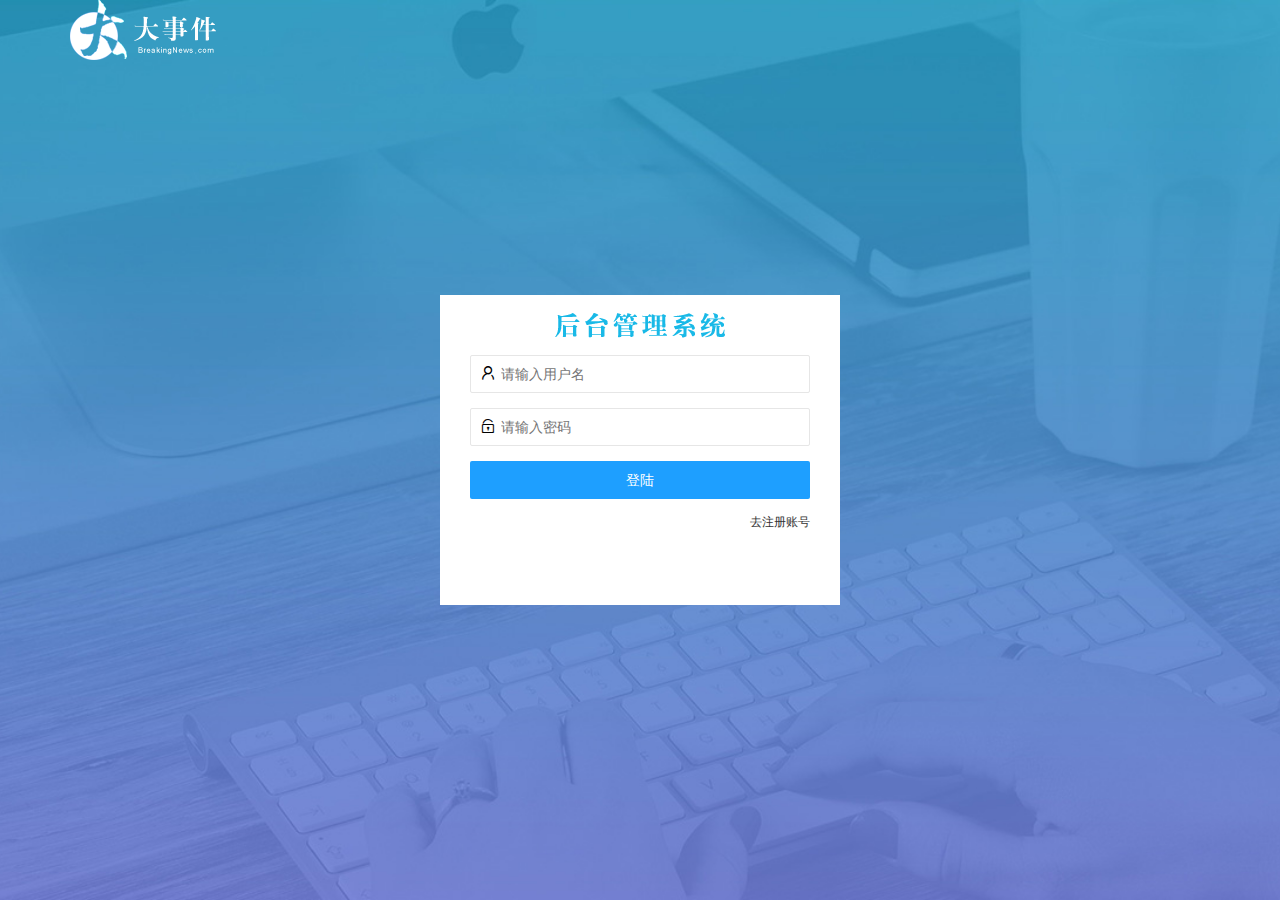
<file: login.html>
<!DOCTYPE html>
<html lang="en">

<head>
    <meta charset="UTF-8">
    <meta http-equiv="X-UA-Compatible" content="IE=edge">
    <meta name="viewport" content="width=device-width, initial-scale=1.0">
    <title>大事件-登陆/注册</title>
    <!-- 导入layUI样式 -->
    <link rel="stylesheet" href="/assets/lib/layui/css/layui.css">
    <!-- 导入自己的样式表 -->
    <link rel="stylesheet" href="/assets/css/login.css">
</head>

<body>
    <!-- 头部logo区域 -->
    <div class="layui-main">
        <img src="/assets/images/logo.png" alt="" />
    </div>

    <!-- 登陆注册区域 -->
    <div class="loginAndRegBox">
        <div class="title-box"></div>

        <!-- 登陆的div -->
        <div class="login-box">
            <!-- 登陆的表单 -->
            <form class="layui-form" id="form_login" enctype="application/x-www-form-urlencoded">
                <!-- 用户名 -->
                <div class="layui-form-item">
                    <i class="layui-icon layui-icon-username"></i>
                    <input type="text" name="username" required lay-verify="required" placeholder="请输入用户名" autocomplete="off" class="layui-input">
                </div>
                <!-- 密码 -->
                <div class="layui-form-item">
                    <i class="layui-icon layui-icon-password"></i>
                    <input type="password" name="password" required lay-verify="required|pwd" placeholder="请输入密码" autocomplete="off" class="layui-input">
                </div>
                <!-- 登陆按钮 -->
                <div class="layui-form-item">
                    <!-- 注意表单提交按钮和普通按钮的区别就是lay-submit属性 -->
                    <button class="layui-btn layui-btn-fluid layui-btn-normal" lay-submit>登陆</button>
                </div>

                <div class="layui-form-item links">
                    <a href="javascript:;" id="link_reg">去注册账号</a>
                </div>
            </form>


        </div>

        <!-- 注册的div -->
        <div class="reg-box">
            <!-- 注册的表单 -->
            <form class="layui-form" id="form_reg" enctype="application/x-www-form-urlencoded">
                <!-- 注册用户名 -->
                <div class="layui-form-item">
                    <i class="layui-icon layui-icon-username"></i>
                    <input type="text" name="username" required lay-verify="required" placeholder="请输入用户名" autocomplete="off" class="layui-input">
                </div>
                <!-- 注册密码 -->
                <div class="layui-form-item">
                    <i class="layui-icon layui-icon-password"></i>
                    <input type="password" name="password" required lay-verify="required|pwd" placeholder="请输入密码" autocomplete="off" class="layui-input">
                </div>
                <!-- 注册密码确认框 -->
                <div class="layui-form-item">
                    <i class="layui-icon layui-icon-password"></i>
                    <input type="password" name="repassword" required lay-verify="required|pwd|repwd" placeholder="请再次确认密码" autocomplete="off" class="layui-input">
                </div>
                <!-- 注册按钮 -->
                <div class="layui-form-item">
                    <!-- 注意表单提交按钮和普通按钮的区别就是lay-submit属性 -->
                    <button class="layui-btn layui-btn-fluid layui-btn-normal" lay-submit>注册</button>
                </div>

                <div class="layui-form-item links">
                    <a href="javascript:;" id="link_login">去登陆</a>
                </div>
            </form>


        </div>
    </div>
    <!--导入layUI的js文件  -->
    <script src="/assets/lib/layui/layui.all.js"></script>
    <!-- 导入jquery -->
    <script src="/assets/lib/jquery.js"></script>
    <!-- 导入自己封装beseAPI.js -->
    <script src="/assets/js/baseAPI.js"></script>
    <!-- 导入自己的javascript脚本 -->
    <script src="/assets/js/login.js"></script>
</body>

</html>
</file>
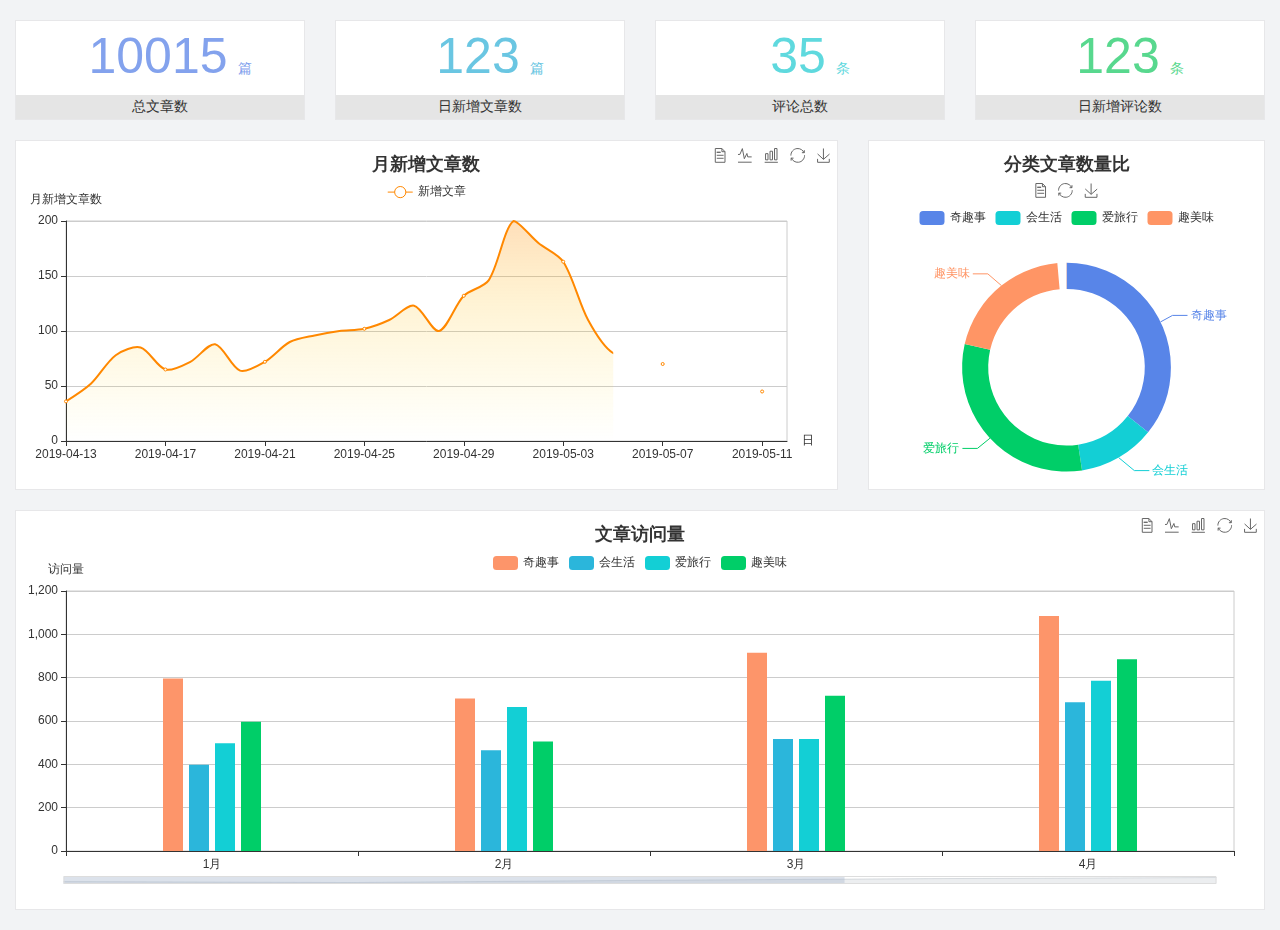
<file: home/dashboard.html>
<!DOCTYPE html>
<html lang="en">

<head>
  <meta charset="UTF-8">
  <meta name="viewport" content="width=device-width, initial-scale=1.0">
  <meta http-equiv="X-UA-Compatible" content="ie=edge">
  <title>图表统计</title>
  <link rel="stylesheet" href="../../assets/lib/bootstrap.css" />
  <link rel="stylesheet" href="../../assets/lib/main.css" />
  <script src="../../assets/lib/jquery.js"></script>
  <script type="text/javascript" src="../../assets/lib/echarts.min.js"></script>
</head>

<body>
  <div class="container-fluid">
    <div class="row spannel_list">
      <div class="col-sm-3 col-xs-6">
        <div class="spannel">
          <em>10015</em><span>篇</span>
          <b>总文章数</b>
        </div>
      </div>
      <div class="col-sm-3 col-xs-6">
        <div class="spannel scolor01">
          <em>123</em><span>篇</span>
          <b>日新增文章数</b>
        </div>
      </div>
      <div class="col-sm-3 col-xs-6">
        <div class="spannel scolor02">
          <em>35</em><span>条</span>
          <b>评论总数</b>
        </div>
      </div>
      <div class="col-sm-3 col-xs-6">
        <div class="spannel scolor03">
          <em>123</em><span>条</span>
          <b>日新增评论数</b>
        </div>
      </div>
    </div>
  </div>

  <div class="container-fluid">
    <div class="row curve-pie">
      <div class="col-lg-8 col-md-8">
        <div class="gragh_pannel" id="curve_show"></div>
      </div>
      <div class="col-lg-4 col-md-4">
        <div class="gragh_pannel" id="pie_show"></div>
      </div>
    </div>
  </div>

  <div class="container-fluid">
    <div class="column_pannel" id="column_show"></div>
  </div>

  <script>
    var oChart = echarts.init(document.getElementById('curve_show'));
    var aList_all = [
      { 'count': 36, 'date': '2019-04-13' },
      { 'count': 52, 'date': '2019-04-14' },
      { 'count': 78, 'date': '2019-04-15' },
      { 'count': 85, 'date': '2019-04-16' },
      { 'count': 65, 'date': '2019-04-17' },
      { 'count': 72, 'date': '2019-04-18' },
      { 'count': 88, 'date': '2019-04-19' },
      { 'count': 64, 'date': '2019-04-20' },
      { 'count': 72, 'date': '2019-04-21' },
      { 'count': 90, 'date': '2019-04-22' },
      { 'count': 96, 'date': '2019-04-23' },
      { 'count': 100, 'date': '2019-04-24' },
      { 'count': 102, 'date': '2019-04-25' },
      { 'count': 110, 'date': '2019-04-26' },
      { 'count': 123, 'date': '2019-04-27' },
      { 'count': 100, 'date': '2019-04-28' },
      { 'count': 132, 'date': '2019-04-29' },
      { 'count': 146, 'date': '2019-04-30' },
      { 'count': 200, 'date': '2019-05-01' },
      { 'count': 180, 'date': '2019-05-02' },
      { 'count': 163, 'date': '2019-05-03' },
      { 'count': 110, 'date': '2019-05-04' },
      { 'count': 80, 'date': '2019-05-05' },
      { 'count': 82, 'date': '2019-05-06' },
      { 'count': 70, 'date': '2019-05-07' },
      { 'count': 65, 'date': '2019-05-08' },
      { 'count': 54, 'date': '2019-05-09' },
      { 'count': 40, 'date': '2019-05-10' },
      { 'count': 45, 'date': '2019-05-11' },
      { 'count': 38, 'date': '2019-05-12' },
    ];

    let aCount = [];
    let aDate = [];

    for (var i = 0; i < aList_all.length; i++) {
      aCount.push(aList_all[i].count);
      aDate.push(aList_all[i].date);
    }

    var chartopt = {
      title: {
        text: '月新增文章数',
        left: 'center',
        top: '10'
      },
      tooltip: {
        trigger: 'axis'
      },
      legend: {
        data: ['新增文章'],
        top: '40'
      },
      toolbox: {
        show: true,
        feature: {
          mark: { show: true },
          dataView: { show: true, readOnly: false },
          magicType: { show: true, type: ['line', 'bar'] },
          restore: { show: true },
          saveAsImage: { show: true }
        }
      },
      calculable: true,
      xAxis: [
        {
          name: '日',
          type: 'category',
          boundaryGap: false,
          data: aDate
        }
      ],
      yAxis: [
        {
          name: '月新增文章数',
          type: 'value'
        }
      ],
      series: [
        {
          name: '新增文章',
          type: 'line',
          smooth: true,
          itemStyle: { normal: { areaStyle: { type: 'default' }, color: '#f80' }, lineStyle: { color: '#f80' } },
          data: aCount
        }],
      areaStyle: {
        normal: {
          color: new echarts.graphic.LinearGradient(0, 0, 0, 1, [{
            offset: 0,
            color: 'rgba(255,136,0,0.39)'
          }, {
            offset: .34,
            color: 'rgba(255,180,0,0.25)'
          }, {
            offset: 1,
            color: 'rgba(255,222,0,0.00)'
          }])

        }
      },
      grid: {
        show: true,
        x: 50,
        x2: 50,
        y: 80,
        height: 220
      }
    };

    oChart.setOption(chartopt);


    var oPie = echarts.init(document.getElementById('pie_show'));
    var oPieopt =
    {
      title: {
        top: 10,
        text: '分类文章数量比',
        x: 'center'
      },
      tooltip: {
        trigger: 'item',
        formatter: "{a} <br/>{b} : {c} ({d}%)"
      },
      color: ['#5885e8', '#13cfd5', '#00ce68', '#ff9565'],
      legend: {
        x: 'center',
        top: 65,
        data: ['奇趣事', '会生活', '爱旅行', '趣美味']
      },
      toolbox: {
        show: true,
        x: 'center',
        top: 35,
        feature: {
          mark: { show: true },
          dataView: { show: true, readOnly: false },
          magicType: {
            show: true,
            type: ['pie', 'funnel'],
            option: {
              funnel: {
                x: '25%',
                width: '50%',
                funnelAlign: 'left',
                max: 1548
              }
            }
          },
          restore: { show: true },
          saveAsImage: { show: true }
        }
      },
      calculable: true,
      series: [
        {
          name: '访问来源',
          type: 'pie',
          radius: ['45%', '60%'],
          center: ['50%', '65%'],
          data: [
            { value: 300, name: '奇趣事' },
            { value: 100, name: '会生活' },
            { value: 260, name: '爱旅行' },
            { value: 180, name: '趣美味' }
          ]
        }
      ]
    };
    oPie.setOption(oPieopt);



    var oColumn = this.echarts.init(document.getElementById('column_show'));
    var oColumnopt =
    {
      title: {
        text: '文章访问量',
        left: 'center',
        top: '10'
      },
      tooltip: {
        trigger: 'axis'
      },
      legend: {
        data: ['奇趣事', '会生活', '爱旅行', '趣美味'],
        top: '40'
      },
      toolbox: {
        show: true,
        feature: {
          mark: { show: true },
          dataView: { show: true, readOnly: false },
          magicType: { show: true, type: ['line', 'bar'] },
          restore: { show: true },
          saveAsImage: { show: true }
        }
      },
      calculable: true,
      xAxis: [
        {
          type: 'category',
          data: ['1月', '2月', '3月', '4月', '5月']
        }
      ],
      yAxis: [
        {
          name: '访问量',
          type: 'value'
        }
      ],
      series: [
        {
          name: '奇趣事',
          type: 'bar',
          barWidth: 20,
          itemStyle: {
            normal: { areaStyle: { type: 'default' }, color: '#fd956a' }
          },
          data: [800, 708, 920, 1090, 1200]
        },
        {
          name: '会生活',
          type: 'bar',
          barWidth: 20,
          itemStyle: {
            normal: { areaStyle: { type: 'default' }, color: '#2bb6db' }
          },
          data: [400, 468, 520, 690, 800]
        },
        {
          name: '爱旅行',
          type: 'bar',
          barWidth: 20,
          itemStyle: {
            normal: { areaStyle: { type: 'default' }, color: '#13cfd5' }
          },
          data: [500, 668, 520, 790, 900]
        },
        {
          name: '趣美味',
          type: 'bar',
          barWidth: 20,
          itemStyle: {
            normal: { areaStyle: { type: 'default' }, color: '#00ce68' }
          },
          data: [600, 508, 720, 890, 1000]
        }
      ],
      grid: {
        show: true,
        x: 50,
        x2: 30,
        y: 80,
        height: 260
      },
      dataZoom: [//给x轴设置滚动条
        {
          start: 0,//默认为0
          end: 100 - 1000 / 31,//默认为100
          type: 'slider',
          show: true,
          xAxisIndex: [0],
          handleSize: 0,//滑动条的 左右2个滑动条的大小
          height: 8,//组件高度
          left: 45, //左边的距离
          right: 50,//右边的距离
          bottom: 26,//右边的距离
          handleColor: '#ddd',//h滑动图标的颜色
          handleStyle: {
            borderColor: "#cacaca",
            borderWidth: "1",
            shadowBlur: 2,
            background: "#ddd",
            shadowColor: "#ddd",
          }
        }]
    };
    oColumn.setOption(oColumnopt);
  </script>
</body>

</html>
</file>
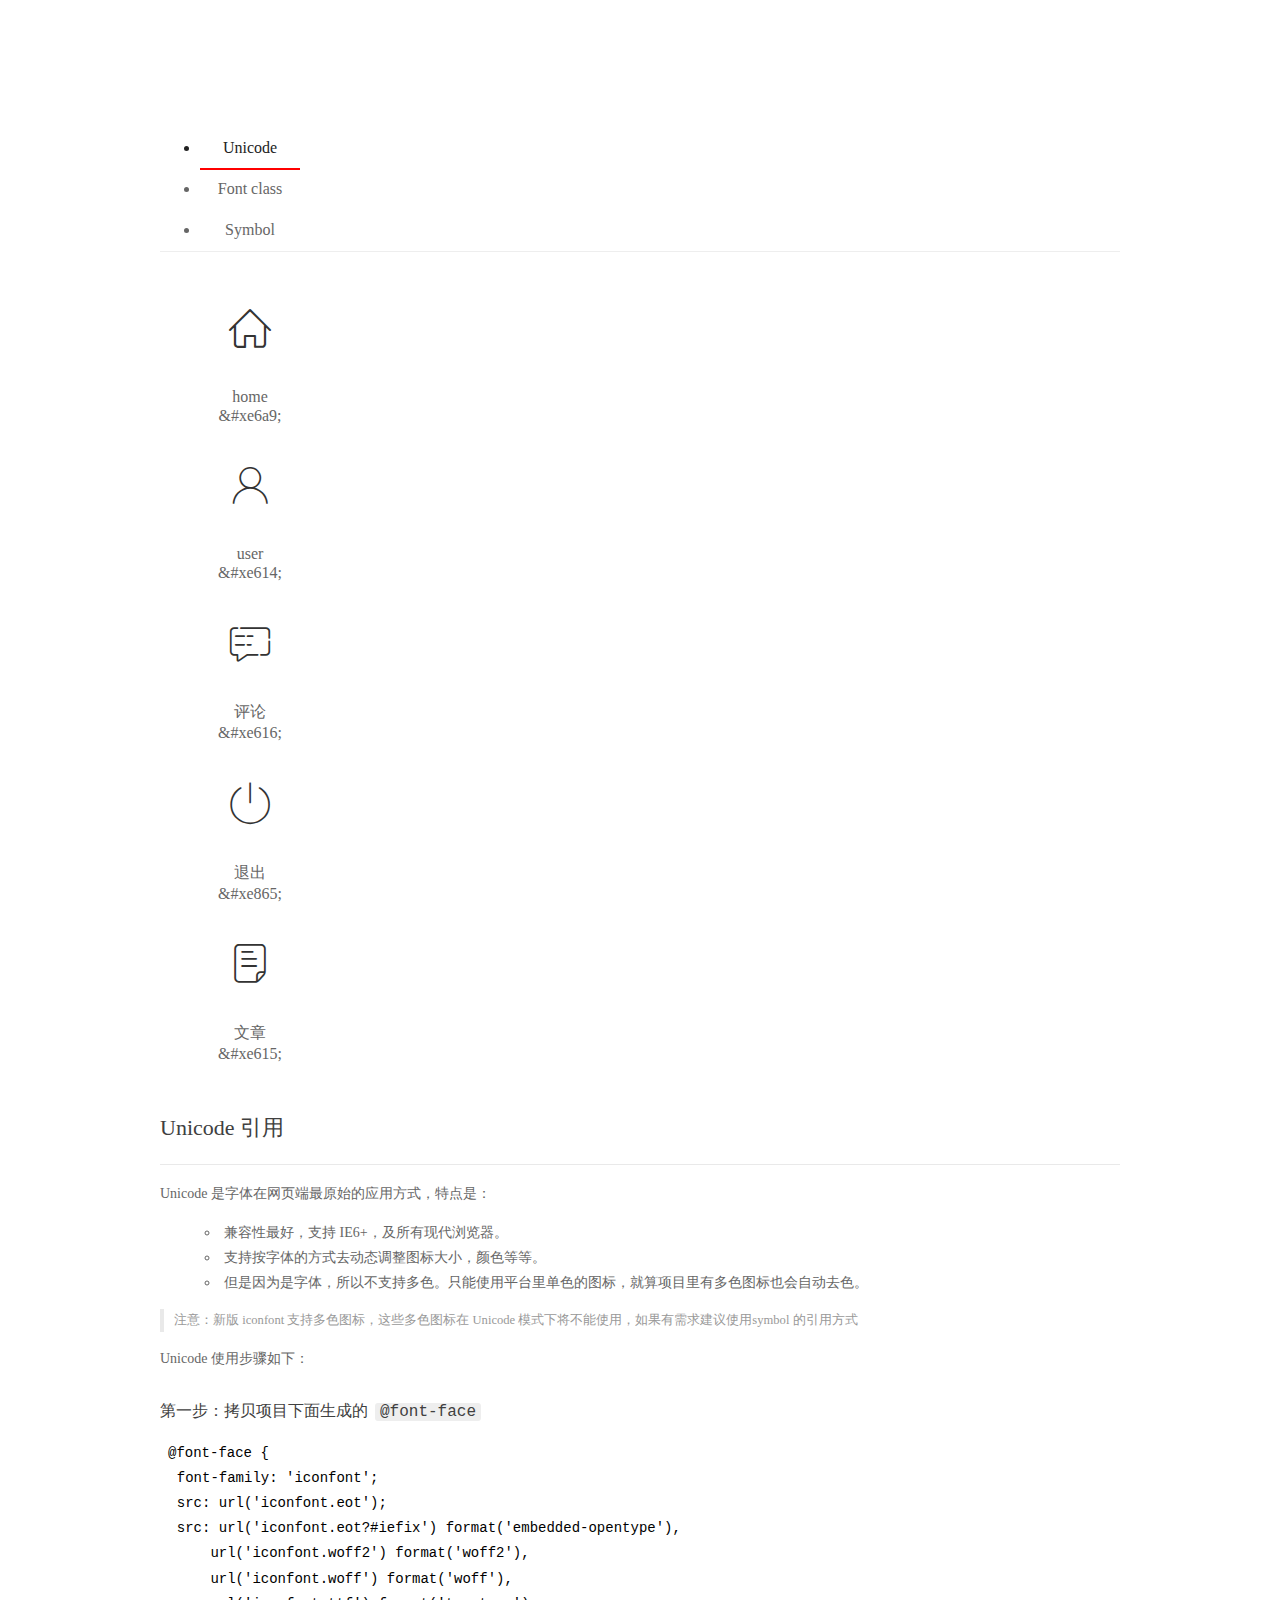
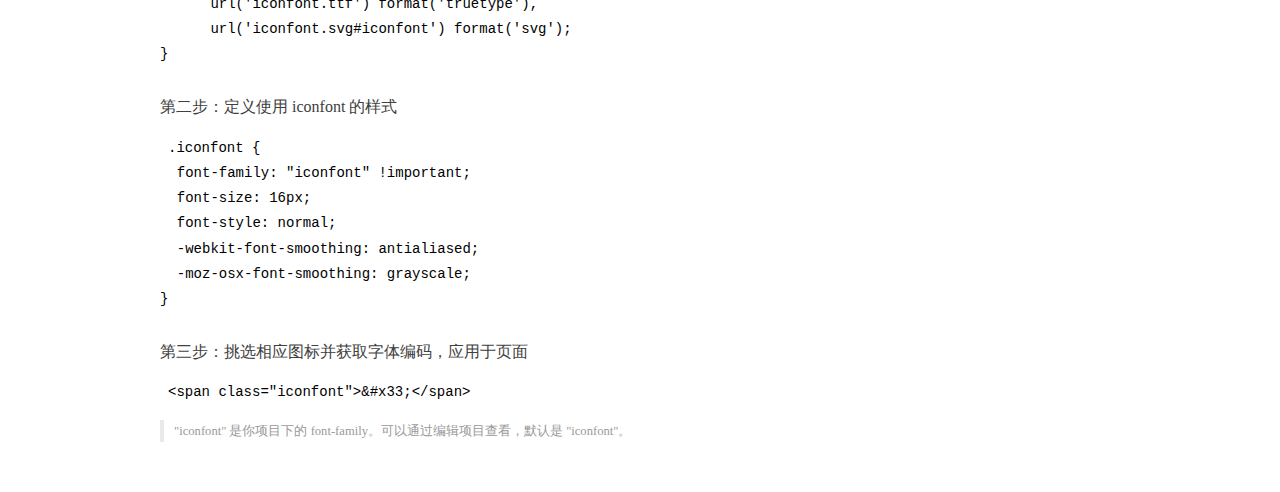
<file: assets/fonts/demo_index.html>
<!DOCTYPE html>
<html>
<head>
  <meta charset="utf-8"/>
  <title>IconFont Demo</title>
  <link rel="shortcut icon" href="https://gtms04.alicdn.com/tps/i4/TB1_oz6GVXXXXaFXpXXJDFnIXXX-64-64.ico" type="image/x-icon"/>
  <link rel="stylesheet" href="https://g.alicdn.com/thx/cube/1.3.2/cube.min.css">
  <link rel="stylesheet" href="demo.css">
  <link rel="stylesheet" href="iconfont.css">
  <script src="iconfont.js"></script>
  <!-- jQuery -->
  <script src="https://a1.alicdn.com/oss/uploads/2018/12/26/7bfddb60-08e8-11e9-9b04-53e73bb6408b.js"></script>
  <!-- 代码高亮 -->
  <script src="https://a1.alicdn.com/oss/uploads/2018/12/26/a3f714d0-08e6-11e9-8a15-ebf944d7534c.js"></script>
</head>
<body>
  <div class="main">
    <h1 class="logo"><a href="https://www.iconfont.cn/" title="iconfont 首页" target="_blank">&#xe86b;</a></h1>
    <div class="nav-tabs">
      <ul id="tabs" class="dib-box">
        <li class="dib active"><span>Unicode</span></li>
        <li class="dib"><span>Font class</span></li>
        <li class="dib"><span>Symbol</span></li>
      </ul>
      
    </div>
    <div class="tab-container">
      <div class="content unicode" style="display: block;">
          <ul class="icon_lists dib-box">
          
            <li class="dib">
              <span class="icon iconfont">&#xe6a9;</span>
                <div class="name">home</div>
                <div class="code-name">&amp;#xe6a9;</div>
              </li>
          
            <li class="dib">
              <span class="icon iconfont">&#xe614;</span>
                <div class="name">user</div>
                <div class="code-name">&amp;#xe614;</div>
              </li>
          
            <li class="dib">
              <span class="icon iconfont">&#xe616;</span>
                <div class="name">评论</div>
                <div class="code-name">&amp;#xe616;</div>
              </li>
          
            <li class="dib">
              <span class="icon iconfont">&#xe865;</span>
                <div class="name">退出</div>
                <div class="code-name">&amp;#xe865;</div>
              </li>
          
            <li class="dib">
              <span class="icon iconfont">&#xe615;</span>
                <div class="name">文章</div>
                <div class="code-name">&amp;#xe615;</div>
              </li>
          
          </ul>
          <div class="article markdown">
          <h2 id="unicode-">Unicode 引用</h2>
          <hr>

          <p>Unicode 是字体在网页端最原始的应用方式，特点是：</p>
          <ul>
            <li>兼容性最好，支持 IE6+，及所有现代浏览器。</li>
            <li>支持按字体的方式去动态调整图标大小，颜色等等。</li>
            <li>但是因为是字体，所以不支持多色。只能使用平台里单色的图标，就算项目里有多色图标也会自动去色。</li>
          </ul>
          <blockquote>
            <p>注意：新版 iconfont 支持多色图标，这些多色图标在 Unicode 模式下将不能使用，如果有需求建议使用symbol 的引用方式</p>
          </blockquote>
          <p>Unicode 使用步骤如下：</p>
          <h3 id="-font-face">第一步：拷贝项目下面生成的 <code>@font-face</code></h3>
<pre><code class="language-css"
>@font-face {
  font-family: 'iconfont';
  src: url('iconfont.eot');
  src: url('iconfont.eot?#iefix') format('embedded-opentype'),
      url('iconfont.woff2') format('woff2'),
      url('iconfont.woff') format('woff'),
      url('iconfont.ttf') format('truetype'),
      url('iconfont.svg#iconfont') format('svg');
}
</code></pre>
          <h3 id="-iconfont-">第二步：定义使用 iconfont 的样式</h3>
<pre><code class="language-css"
>.iconfont {
  font-family: "iconfont" !important;
  font-size: 16px;
  font-style: normal;
  -webkit-font-smoothing: antialiased;
  -moz-osx-font-smoothing: grayscale;
}
</code></pre>
          <h3 id="-">第三步：挑选相应图标并获取字体编码，应用于页面</h3>
<pre>
<code class="language-html"
>&lt;span class="iconfont"&gt;&amp;#x33;&lt;/span&gt;
</code></pre>
          <blockquote>
            <p>"iconfont" 是你项目下的 font-family。可以通过编辑项目查看，默认是 "iconfont"。</p>
          </blockquote>
          </div>
      </div>
      <div class="content font-class">
        <ul class="icon_lists dib-box">
          
          <li class="dib">
            <span class="icon iconfont icon-home"></span>
            <div class="name">
              home
            </div>
            <div class="code-name">.icon-home
            </div>
          </li>
          
          <li class="dib">
            <span class="icon iconfont icon-user"></span>
            <div class="name">
              user
            </div>
            <div class="code-name">.icon-user
            </div>
          </li>
          
          <li class="dib">
            <span class="icon iconfont icon-pinglun"></span>
            <div class="name">
              评论
            </div>
            <div class="code-name">.icon-pinglun
            </div>
          </li>
          
          <li class="dib">
            <span class="icon iconfont icon-tuichu"></span>
            <div class="name">
              退出
            </div>
            <div class="code-name">.icon-tuichu
            </div>
          </li>
          
          <li class="dib">
            <span class="icon iconfont icon-16"></span>
            <div class="name">
              文章
            </div>
            <div class="code-name">.icon-16
            </div>
          </li>
          
        </ul>
        <div class="article markdown">
        <h2 id="font-class-">font-class 引用</h2>
        <hr>

        <p>font-class 是 Unicode 使用方式的一种变种，主要是解决 Unicode 书写不直观，语意不明确的问题。</p>
        <p>与 Unicode 使用方式相比，具有如下特点：</p>
        <ul>
          <li>兼容性良好，支持 IE8+，及所有现代浏览器。</li>
          <li>相比于 Unicode 语意明确，书写更直观。可以很容易分辨这个 icon 是什么。</li>
          <li>因为使用 class 来定义图标，所以当要替换图标时，只需要修改 class 里面的 Unicode 引用。</li>
          <li>不过因为本质上还是使用的字体，所以多色图标还是不支持的。</li>
        </ul>
        <p>使用步骤如下：</p>
        <h3 id="-fontclass-">第一步：引入项目下面生成的 fontclass 代码：</h3>
<pre><code class="language-html">&lt;link rel="stylesheet" href="./iconfont.css"&gt;
</code></pre>
        <h3 id="-">第二步：挑选相应图标并获取类名，应用于页面：</h3>
<pre><code class="language-html">&lt;span class="iconfont icon-xxx"&gt;&lt;/span&gt;
</code></pre>
        <blockquote>
          <p>"
            iconfont" 是你项目下的 font-family。可以通过编辑项目查看，默认是 "iconfont"。</p>
        </blockquote>
      </div>
      </div>
      <div class="content symbol">
          <ul class="icon_lists dib-box">
          
            <li class="dib">
                <svg class="icon svg-icon" aria-hidden="true">
                  <use xlink:href="#icon-home"></use>
                </svg>
                <div class="name">home</div>
                <div class="code-name">#icon-home</div>
            </li>
          
            <li class="dib">
                <svg class="icon svg-icon" aria-hidden="true">
                  <use xlink:href="#icon-user"></use>
                </svg>
                <div class="name">user</div>
                <div class="code-name">#icon-user</div>
            </li>
          
            <li class="dib">
                <svg class="icon svg-icon" aria-hidden="true">
                  <use xlink:href="#icon-pinglun"></use>
                </svg>
                <div class="name">评论</div>
                <div class="code-name">#icon-pinglun</div>
            </li>
          
            <li class="dib">
                <svg class="icon svg-icon" aria-hidden="true">
                  <use xlink:href="#icon-tuichu"></use>
                </svg>
                <div class="name">退出</div>
                <div class="code-name">#icon-tuichu</div>
            </li>
          
            <li class="dib">
                <svg class="icon svg-icon" aria-hidden="true">
                  <use xlink:href="#icon-16"></use>
                </svg>
                <div class="name">文章</div>
                <div class="code-name">#icon-16</div>
            </li>
          
          </ul>
          <div class="article markdown">
          <h2 id="symbol-">Symbol 引用</h2>
          <hr>

          <p>这是一种全新的使用方式，应该说这才是未来的主流，也是平台目前推荐的用法。相关介绍可以参考这篇<a href="">文章</a>
            这种用法其实是做了一个 SVG 的集合，与另外两种相比具有如下特点：</p>
          <ul>
            <li>支持多色图标了，不再受单色限制。</li>
            <li>通过一些技巧，支持像字体那样，通过 <code>font-size</code>, <code>color</code> 来调整样式。</li>
            <li>兼容性较差，支持 IE9+，及现代浏览器。</li>
            <li>浏览器渲染 SVG 的性能一般，还不如 png。</li>
          </ul>
          <p>使用步骤如下：</p>
          <h3 id="-symbol-">第一步：引入项目下面生成的 symbol 代码：</h3>
<pre><code class="language-html">&lt;script src="./iconfont.js"&gt;&lt;/script&gt;
</code></pre>
          <h3 id="-css-">第二步：加入通用 CSS 代码（引入一次就行）：</h3>
<pre><code class="language-html">&lt;style&gt;
.icon {
  width: 1em;
  height: 1em;
  vertical-align: -0.15em;
  fill: currentColor;
  overflow: hidden;
}
&lt;/style&gt;
</code></pre>
          <h3 id="-">第三步：挑选相应图标并获取类名，应用于页面：</h3>
<pre><code class="language-html">&lt;svg class="icon" aria-hidden="true"&gt;
  &lt;use xlink:href="#icon-xxx"&gt;&lt;/use&gt;
&lt;/svg&gt;
</code></pre>
          </div>
      </div>

    </div>
  </div>
  <script>
  $(document).ready(function () {
      $('.tab-container .content:first').show()

      $('#tabs li').click(function (e) {
        var tabContent = $('.tab-container .content')
        var index = $(this).index()

        if ($(this).hasClass('active')) {
          return
        } else {
          $('#tabs li').removeClass('active')
          $(this).addClass('active')

          tabContent.hide().eq(index).fadeIn()
        }
      })
    })
  </script>
</body>
</html>
</file>
<file: assets/lib/layui/css/layui.css>
/** layui-v2.5.5 MIT License By https://www.layui.com */

.layui-inline,
img {
    display: inline-block;
    vertical-align: middle
}

h1,
h2,
h3,
h4,
h5,
h6 {
    font-weight: 400
}

.layui-edge,
.layui-header,
.layui-inline,
.layui-main {
    position: relative
}

.layui-body,
.layui-edge,
.layui-elip {
    overflow: hidden
}

.layui-btn,
.layui-edge,
.layui-inline,
img {
    vertical-align: middle
}

.layui-btn,
.layui-disabled,
.layui-icon,
.layui-unselect {
    -moz-user-select: none;
    -webkit-user-select: none;
    -ms-user-select: none
}

.layui-elip,
.layui-form-checkbox span,
.layui-form-pane .layui-form-label {
    text-overflow: ellipsis;
    white-space: nowrap
}

.layui-breadcrumb,
.layui-tree-btnGroup {
    visibility: hidden
}

blockquote,
body,
button,
dd,
div,
dl,
dt,
form,
h1,
h2,
h3,
h4,
h5,
h6,
input,
li,
ol,
p,
pre,
td,
textarea,
th,
ul {
    margin: 0;
    padding: 0;
    -webkit-tap-highlight-color: rgba(0, 0, 0, 0)
}

a:active,
a:hover {
    outline: 0
}

img {
    border: none
}

li {
    list-style: none
}

table {
    border-collapse: collapse;
    border-spacing: 0
}

h4,
h5,
h6 {
    font-size: 100%
}

button,
input,
optgroup,
option,
select,
textarea {
    font-family: inherit;
    font-size: inherit;
    font-style: inherit;
    font-weight: inherit;
    outline: 0
}

pre {
    white-space: pre-wrap;
    white-space: -moz-pre-wrap;
    white-space: -pre-wrap;
    white-space: -o-pre-wrap;
    word-wrap: break-word
}

body {
    line-height: 24px;
    font: 14px Helvetica Neue, Helvetica, PingFang SC, Tahoma, Arial, sans-serif
}

hr {
    height: 1px;
    margin: 10px 0;
    border: 0;
    clear: both
}

a {
    color: #333;
    text-decoration: none
}

a:hover {
    color: #777
}

a cite {
    font-style: normal;
    *cursor: pointer
}

.layui-border-box,
.layui-border-box * {
    box-sizing: border-box
}

.layui-box,
.layui-box * {
    box-sizing: content-box
}

.layui-clear {
    clear: both;
    *zoom: 1
}

.layui-clear:after {
    content: '\20';
    clear: both;
    *zoom: 1;
    display: block;
    height: 0
}

.layui-inline {
    *display: inline;
    *zoom: 1
}

.layui-edge {
    display: inline-block;
    width: 0;
    height: 0;
    border-width: 6px;
    border-style: dashed;
    border-color: transparent
}

.layui-edge-top {
    top: -4px;
    border-bottom-color: #999;
    border-bottom-style: solid
}

.layui-edge-right {
    border-left-color: #999;
    border-left-style: solid
}

.layui-edge-bottom {
    top: 2px;
    border-top-color: #999;
    border-top-style: solid
}

.layui-edge-left {
    border-right-color: #999;
    border-right-style: solid
}

.layui-disabled,
.layui-disabled:hover {
    color: #d2d2d2!important;
    cursor: not-allowed!important
}

.layui-circle {
    border-radius: 100%
}

.layui-show {
    display: block!important
}

.layui-hide {
    display: none!important
}

@font-face {
    font-family: layui-icon;
    src: url(../font/iconfont.eot?v=250);
    src: url(../font/iconfont.eot?v=250#iefix) format('embedded-opentype'), url(../font/iconfont.woff2?v=250) format('woff2'), url(../font/iconfont.woff?v=250) format('woff'), url(../font/iconfont.ttf?v=250) format('truetype'), url(../font/iconfont.svg?v=250#layui-icon) format('svg')
}

.layui-icon {
    font-family: layui-icon!important;
    font-size: 16px;
    font-style: normal;
    -webkit-font-smoothing: antialiased;
    -moz-osx-font-smoothing: grayscale
}

.layui-icon-reply-fill:before {
    content: "\e611"
}

.layui-icon-set-fill:before {
    content: "\e614"
}

.layui-icon-menu-fill:before {
    content: "\e60f"
}

.layui-icon-search:before {
    content: "\e615"
}

.layui-icon-share:before {
    content: "\e641"
}

.layui-icon-set-sm:before {
    content: "\e620"
}

.layui-icon-engine:before {
    content: "\e628"
}

.layui-icon-close:before {
    content: "\1006"
}

.layui-icon-close-fill:before {
    content: "\1007"
}

.layui-icon-chart-screen:before {
    content: "\e629"
}

.layui-icon-star:before {
    content: "\e600"
}

.layui-icon-circle-dot:before {
    content: "\e617"
}

.layui-icon-chat:before {
    content: "\e606"
}

.layui-icon-release:before {
    content: "\e609"
}

.layui-icon-list:before {
    content: "\e60a"
}

.layui-icon-chart:before {
    content: "\e62c"
}

.layui-icon-ok-circle:before {
    content: "\1005"
}

.layui-icon-layim-theme:before {
    content: "\e61b"
}

.layui-icon-table:before {
    content: "\e62d"
}

.layui-icon-right:before {
    content: "\e602"
}

.layui-icon-left:before {
    content: "\e603"
}

.layui-icon-cart-simple:before {
    content: "\e698"
}

.layui-icon-face-cry:before {
    content: "\e69c"
}

.layui-icon-face-smile:before {
    content: "\e6af"
}

.layui-icon-survey:before {
    content: "\e6b2"
}

.layui-icon-tree:before {
    content: "\e62e"
}

.layui-icon-upload-circle:before {
    content: "\e62f"
}

.layui-icon-add-circle:before {
    content: "\e61f"
}

.layui-icon-download-circle:before {
    content: "\e601"
}

.layui-icon-templeate-1:before {
    content: "\e630"
}

.layui-icon-util:before {
    content: "\e631"
}

.layui-icon-face-surprised:before {
    content: "\e664"
}

.layui-icon-edit:before {
    content: "\e642"
}

.layui-icon-speaker:before {
    content: "\e645"
}

.layui-icon-down:before {
    content: "\e61a"
}

.layui-icon-file:before {
    content: "\e621"
}

.layui-icon-layouts:before {
    content: "\e632"
}

.layui-icon-rate-half:before {
    content: "\e6c9"
}

.layui-icon-add-circle-fine:before {
    content: "\e608"
}

.layui-icon-prev-circle:before {
    content: "\e633"
}

.layui-icon-read:before {
    content: "\e705"
}

.layui-icon-404:before {
    content: "\e61c"
}

.layui-icon-carousel:before {
    content: "\e634"
}

.layui-icon-help:before {
    content: "\e607"
}

.layui-icon-code-circle:before {
    content: "\e635"
}

.layui-icon-water:before {
    content: "\e636"
}

.layui-icon-username:before {
    content: "\e66f"
}

.layui-icon-find-fill:before {
    content: "\e670"
}

.layui-icon-about:before {
    content: "\e60b"
}

.layui-icon-location:before {
    content: "\e715"
}

.layui-icon-up:before {
    content: "\e619"
}

.layui-icon-pause:before {
    content: "\e651"
}

.layui-icon-date:before {
    content: "\e637"
}

.layui-icon-layim-uploadfile:before {
    content: "\e61d"
}

.layui-icon-delete:before {
    content: "\e640"
}

.layui-icon-play:before {
    content: "\e652"
}

.layui-icon-top:before {
    content: "\e604"
}

.layui-icon-friends:before {
    content: "\e612"
}

.layui-icon-refresh-3:before {
    content: "\e9aa"
}

.layui-icon-ok:before {
    content: "\e605"
}

.layui-icon-layer:before {
    content: "\e638"
}

.layui-icon-face-smile-fine:before {
    content: "\e60c"
}

.layui-icon-dollar:before {
    content: "\e659"
}

.layui-icon-group:before {
    content: "\e613"
}

.layui-icon-layim-download:before {
    content: "\e61e"
}

.layui-icon-picture-fine:before {
    content: "\e60d"
}

.layui-icon-link:before {
    content: "\e64c"
}

.layui-icon-diamond:before {
    content: "\e735"
}

.layui-icon-log:before {
    content: "\e60e"
}

.layui-icon-rate-solid:before {
    content: "\e67a"
}

.layui-icon-fonts-del:before {
    content: "\e64f"
}

.layui-icon-unlink:before {
    content: "\e64d"
}

.layui-icon-fonts-clear:before {
    content: "\e639"
}

.layui-icon-triangle-r:before {
    content: "\e623"
}

.layui-icon-circle:before {
    content: "\e63f"
}

.layui-icon-radio:before {
    content: "\e643"
}

.layui-icon-align-center:before {
    content: "\e647"
}

.layui-icon-align-right:before {
    content: "\e648"
}

.layui-icon-align-left:before {
    content: "\e649"
}

.layui-icon-loading-1:before {
    content: "\e63e"
}

.layui-icon-return:before {
    content: "\e65c"
}

.layui-icon-fonts-strong:before {
    content: "\e62b"
}

.layui-icon-upload:before {
    content: "\e67c"
}

.layui-icon-dialogue:before {
    content: "\e63a"
}

.layui-icon-video:before {
    content: "\e6ed"
}

.layui-icon-headset:before {
    content: "\e6fc"
}

.layui-icon-cellphone-fine:before {
    content: "\e63b"
}

.layui-icon-add-1:before {
    content: "\e654"
}

.layui-icon-face-smile-b:before {
    content: "\e650"
}

.layui-icon-fonts-html:before {
    content: "\e64b"
}

.layui-icon-form:before {
    content: "\e63c"
}

.layui-icon-cart:before {
    content: "\e657"
}

.layui-icon-camera-fill:before {
    content: "\e65d"
}

.layui-icon-tabs:before {
    content: "\e62a"
}

.layui-icon-fonts-code:before {
    content: "\e64e"
}

.layui-icon-fire:before {
    content: "\e756"
}

.layui-icon-set:before {
    content: "\e716"
}

.layui-icon-fonts-u:before {
    content: "\e646"
}

.layui-icon-triangle-d:before {
    content: "\e625"
}

.layui-icon-tips:before {
    content: "\e702"
}

.layui-icon-picture:before {
    content: "\e64a"
}

.layui-icon-more-vertical::after {
    content: "退出"
}

.layui-icon-flag:before {
    content: "\e66c"
}

.layui-icon-loading:before {
    content: "\e63d"
}

.layui-icon-fonts-i:before {
    content: "\e644"
}

.layui-icon-refresh-1:before {
    content: "\e666"
}

.layui-icon-rmb:before {
    content: "\e65e"
}

.layui-icon-home:before {
    content: "\e68e"
}

.layui-icon-user:before {
    content: "\e770"
}

.layui-icon-notice:before {
    content: "\e667"
}

.layui-icon-login-weibo:before {
    content: "\e675"
}

.layui-icon-voice:before {
    content: "\e688"
}

.layui-icon-upload-drag:before {
    content: "\e681"
}

.layui-icon-login-qq:before {
    content: "\e676"
}

.layui-icon-snowflake:before {
    content: "\e6b1"
}

.layui-icon-file-b:before {
    content: "\e655"
}

.layui-icon-template:before {
    content: "\e663"
}

.layui-icon-auz:before {
    content: "\e672"
}

.layui-icon-console:before {
    content: "\e665"
}

.layui-icon-app:before {
    content: "\e653"
}

.layui-icon-prev:before {
    content: "\e65a"
}

.layui-icon-website:before {
    content: "\e7ae"
}

.layui-icon-next:before {
    content: "\e65b"
}

.layui-icon-component:before {
    content: "\e857"
}

.layui-icon-more:before {
    content: "\e65f"
}

.layui-icon-login-wechat:before {
    content: "\e677"
}

.layui-icon-shrink-right:before {
    content: "\e668"
}

.layui-icon-spread-left:before {
    content: "\e66b"
}

.layui-icon-camera:before {
    content: "\e660"
}

.layui-icon-note:before {
    content: "\e66e"
}

.layui-icon-refresh:before {
    content: "\e669"
}

.layui-icon-female:before {
    content: "\e661"
}

.layui-icon-male:before {
    content: "\e662"
}

.layui-icon-password:before {
    content: "\e673"
}

.layui-icon-senior:before {
    content: "\e674"
}

.layui-icon-theme:before {
    content: "\e66a"
}

.layui-icon-tread:before {
    content: "\e6c5"
}

.layui-icon-praise:before {
    content: "\e6c6"
}

.layui-icon-star-fill:before {
    content: "\e658"
}

.layui-icon-rate:before {
    content: "\e67b"
}

.layui-icon-template-1:before {
    content: "\e656"
}

.layui-icon-vercode:before {
    content: "\e679"
}

.layui-icon-cellphone:before {
    content: "\e678"
}

.layui-icon-screen-full:before {
    content: "\e622"
}

.layui-icon-screen-restore:before {
    content: "\e758"
}

.layui-icon-cols:before {
    content: "\e610"
}

.layui-icon-export:before {
    content: "\e67d"
}

.layui-icon-print:before {
    content: "\e66d"
}

.layui-icon-slider:before {
    content: "\e714"
}

.layui-icon-addition:before {
    content: "\e624"
}

.layui-icon-subtraction:before {
    content: "\e67e"
}

.layui-icon-service:before {
    content: "\e626"
}

.layui-icon-transfer:before {
    content: "\e691"
}

.layui-main {
    width: 1140px;
    margin: 0 auto
}

.layui-header {
    z-index: 1000;
    height: 60px
}

.layui-header a:hover {
    transition: all .5s;
    -webkit-transition: all .5s
}

.layui-side {
    position: fixed;
    left: 0;
    top: 0;
    bottom: 0;
    z-index: 999;
    width: 200px;
    overflow-x: hidden
}

.layui-side-scroll {
    position: relative;
    width: 220px;
    height: 100%;
    overflow-x: hidden
}

.layui-body {
    position: absolute;
    left: 200px;
    right: 0;
    top: 0;
    bottom: 0;
    z-index: 998;
    width: auto;
    overflow-y: auto;
    box-sizing: border-box
}

.layui-layout-body {
    overflow: hidden
}

.layui-layout-admin .layui-header {
    background-color: #23262E
}

.layui-layout-admin .layui-side {
    top: 60px;
    width: 200px;
    overflow-x: hidden
}

.layui-layout-admin .layui-body {
    position: fixed;
    top: 60px;
    bottom: 44px
}

.layui-layout-admin .layui-main {
    width: auto;
    margin: 0 15px
}

.layui-layout-admin .layui-footer {
    position: fixed;
    left: 200px;
    right: 0;
    bottom: 0;
    height: 44px;
    line-height: 44px;
    padding: 0 15px;
    background-color: #eee
}

.layui-layout-admin .layui-logo {
    position: absolute;
    left: 0;
    top: 0;
    width: 200px;
    height: 100%;
    line-height: 60px;
    text-align: center;
    color: #009688;
    font-size: 16px
}

.layui-layout-admin .layui-header .layui-nav {
    background: 0 0
}

.layui-layout-left {
    position: absolute!important;
    left: 200px;
    top: 0
}

.layui-layout-right {
    position: absolute!important;
    right: 0;
    top: 0
}

.layui-container {
    position: relative;
    margin: 0 auto;
    padding: 0 15px;
    box-sizing: border-box
}

.layui-fluid {
    position: relative;
    margin: 0 auto;
    padding: 0 15px
}

.layui-row:after,
.layui-row:before {
    content: '';
    display: block;
    clear: both
}

.layui-col-lg1,
.layui-col-lg10,
.layui-col-lg11,
.layui-col-lg12,
.layui-col-lg2,
.layui-col-lg3,
.layui-col-lg4,
.layui-col-lg5,
.layui-col-lg6,
.layui-col-lg7,
.layui-col-lg8,
.layui-col-lg9,
.layui-col-md1,
.layui-col-md10,
.layui-col-md11,
.layui-col-md12,
.layui-col-md2,
.layui-col-md3,
.layui-col-md4,
.layui-col-md5,
.layui-col-md6,
.layui-col-md7,
.layui-col-md8,
.layui-col-md9,
.layui-col-sm1,
.layui-col-sm10,
.layui-col-sm11,
.layui-col-sm12,
.layui-col-sm2,
.layui-col-sm3,
.layui-col-sm4,
.layui-col-sm5,
.layui-col-sm6,
.layui-col-sm7,
.layui-col-sm8,
.layui-col-sm9,
.layui-col-xs1,
.layui-col-xs10,
.layui-col-xs11,
.layui-col-xs12,
.layui-col-xs2,
.layui-col-xs3,
.layui-col-xs4,
.layui-col-xs5,
.layui-col-xs6,
.layui-col-xs7,
.layui-col-xs8,
.layui-col-xs9 {
    position: relative;
    display: block;
    box-sizing: border-box
}

.layui-col-xs1,
.layui-col-xs10,
.layui-col-xs11,
.layui-col-xs12,
.layui-col-xs2,
.layui-col-xs3,
.layui-col-xs4,
.layui-col-xs5,
.layui-col-xs6,
.layui-col-xs7,
.layui-col-xs8,
.layui-col-xs9 {
    float: left
}

.layui-col-xs1 {
    width: 8.33333333%
}

.layui-col-xs2 {
    width: 16.66666667%
}

.layui-col-xs3 {
    width: 25%
}

.layui-col-xs4 {
    width: 33.33333333%
}

.layui-col-xs5 {
    width: 41.66666667%
}

.layui-col-xs6 {
    width: 50%
}

.layui-col-xs7 {
    width: 58.33333333%
}

.layui-col-xs8 {
    width: 66.66666667%
}

.layui-col-xs9 {
    width: 75%
}

.layui-col-xs10 {
    width: 83.33333333%
}

.layui-col-xs11 {
    width: 91.66666667%
}

.layui-col-xs12 {
    width: 100%
}

.layui-col-xs-offset1 {
    margin-left: 8.33333333%
}

.layui-col-xs-offset2 {
    margin-left: 16.66666667%
}

.layui-col-xs-offset3 {
    margin-left: 25%
}

.layui-col-xs-offset4 {
    margin-left: 33.33333333%
}

.layui-col-xs-offset5 {
    margin-left: 41.66666667%
}

.layui-col-xs-offset6 {
    margin-left: 50%
}

.layui-col-xs-offset7 {
    margin-left: 58.33333333%
}

.layui-col-xs-offset8 {
    margin-left: 66.66666667%
}

.layui-col-xs-offset9 {
    margin-left: 75%
}

.layui-col-xs-offset10 {
    margin-left: 83.33333333%
}

.layui-col-xs-offset11 {
    margin-left: 91.66666667%
}

.layui-col-xs-offset12 {
    margin-left: 100%
}

@media screen and (max-width:768px) {
    .layui-hide-xs {
        display: none!important
    }
    .layui-show-xs-block {
        display: block!important
    }
    .layui-show-xs-inline {
        display: inline!important
    }
    .layui-show-xs-inline-block {
        display: inline-block!important
    }
}

@media screen and (min-width:768px) {
    .layui-container {
        width: 750px
    }
    .layui-hide-sm {
        display: none!important
    }
    .layui-show-sm-block {
        display: block!important
    }
    .layui-show-sm-inline {
        display: inline!important
    }
    .layui-show-sm-inline-block {
        display: inline-block!important
    }
    .layui-col-sm1,
    .layui-col-sm10,
    .layui-col-sm11,
    .layui-col-sm12,
    .layui-col-sm2,
    .layui-col-sm3,
    .layui-col-sm4,
    .layui-col-sm5,
    .layui-col-sm6,
    .layui-col-sm7,
    .layui-col-sm8,
    .layui-col-sm9 {
        float: left
    }
    .layui-col-sm1 {
        width: 8.33333333%
    }
    .layui-col-sm2 {
        width: 16.66666667%
    }
    .layui-col-sm3 {
        width: 25%
    }
    .layui-col-sm4 {
        width: 33.33333333%
    }
    .layui-col-sm5 {
        width: 41.66666667%
    }
    .layui-col-sm6 {
        width: 50%
    }
    .layui-col-sm7 {
        width: 58.33333333%
    }
    .layui-col-sm8 {
        width: 66.66666667%
    }
    .layui-col-sm9 {
        width: 75%
    }
    .layui-col-sm10 {
        width: 83.33333333%
    }
    .layui-col-sm11 {
        width: 91.66666667%
    }
    .layui-col-sm12 {
        width: 100%
    }
    .layui-col-sm-offset1 {
        margin-left: 8.33333333%
    }
    .layui-col-sm-offset2 {
        margin-left: 16.66666667%
    }
    .layui-col-sm-offset3 {
        margin-left: 25%
    }
    .layui-col-sm-offset4 {
        margin-left: 33.33333333%
    }
    .layui-col-sm-offset5 {
        margin-left: 41.66666667%
    }
    .layui-col-sm-offset6 {
        margin-left: 50%
    }
    .layui-col-sm-offset7 {
        margin-left: 58.33333333%
    }
    .layui-col-sm-offset8 {
        margin-left: 66.66666667%
    }
    .layui-col-sm-offset9 {
        margin-left: 75%
    }
    .layui-col-sm-offset10 {
        margin-left: 83.33333333%
    }
    .layui-col-sm-offset11 {
        margin-left: 91.66666667%
    }
    .layui-col-sm-offset12 {
        margin-left: 100%
    }
}

@media screen and (min-width:992px) {
    .layui-container {
        width: 970px
    }
    .layui-hide-md {
        display: none!important
    }
    .layui-show-md-block {
        display: block!important
    }
    .layui-show-md-inline {
        display: inline!important
    }
    .layui-show-md-inline-block {
        display: inline-block!important
    }
    .layui-col-md1,
    .layui-col-md10,
    .layui-col-md11,
    .layui-col-md12,
    .layui-col-md2,
    .layui-col-md3,
    .layui-col-md4,
    .layui-col-md5,
    .layui-col-md6,
    .layui-col-md7,
    .layui-col-md8,
    .layui-col-md9 {
        float: left
    }
    .layui-col-md1 {
        width: 8.33333333%
    }
    .layui-col-md2 {
        width: 16.66666667%
    }
    .layui-col-md3 {
        width: 25%
    }
    .layui-col-md4 {
        width: 33.33333333%
    }
    .layui-col-md5 {
        width: 41.66666667%
    }
    .layui-col-md6 {
        width: 50%
    }
    .layui-col-md7 {
        width: 58.33333333%
    }
    .layui-col-md8 {
        width: 66.66666667%
    }
    .layui-col-md9 {
        width: 75%
    }
    .layui-col-md10 {
        width: 83.33333333%
    }
    .layui-col-md11 {
        width: 91.66666667%
    }
    .layui-col-md12 {
        width: 100%
    }
    .layui-col-md-offset1 {
        margin-left: 8.33333333%
    }
    .layui-col-md-offset2 {
        margin-left: 16.66666667%
    }
    .layui-col-md-offset3 {
        margin-left: 25%
    }
    .layui-col-md-offset4 {
        margin-left: 33.33333333%
    }
    .layui-col-md-offset5 {
        margin-left: 41.66666667%
    }
    .layui-col-md-offset6 {
        margin-left: 50%
    }
    .layui-col-md-offset7 {
        margin-left: 58.33333333%
    }
    .layui-col-md-offset8 {
        margin-left: 66.66666667%
    }
    .layui-col-md-offset9 {
        margin-left: 75%
    }
    .layui-col-md-offset10 {
        margin-left: 83.33333333%
    }
    .layui-col-md-offset11 {
        margin-left: 91.66666667%
    }
    .layui-col-md-offset12 {
        margin-left: 100%
    }
}

@media screen and (min-width:1200px) {
    .layui-container {
        width: 1170px
    }
    .layui-hide-lg {
        display: none!important
    }
    .layui-show-lg-block {
        display: block!important
    }
    .layui-show-lg-inline {
        display: inline!important
    }
    .layui-show-lg-inline-block {
        display: inline-block!important
    }
    .layui-col-lg1,
    .layui-col-lg10,
    .layui-col-lg11,
    .layui-col-lg12,
    .layui-col-lg2,
    .layui-col-lg3,
    .layui-col-lg4,
    .layui-col-lg5,
    .layui-col-lg6,
    .layui-col-lg7,
    .layui-col-lg8,
    .layui-col-lg9 {
        float: left
    }
    .layui-col-lg1 {
        width: 8.33333333%
    }
    .layui-col-lg2 {
        width: 16.66666667%
    }
    .layui-col-lg3 {
        width: 25%
    }
    .layui-col-lg4 {
        width: 33.33333333%
    }
    .layui-col-lg5 {
        width: 41.66666667%
    }
    .layui-col-lg6 {
        width: 50%
    }
    .layui-col-lg7 {
        width: 58.33333333%
    }
    .layui-col-lg8 {
        width: 66.66666667%
    }
    .layui-col-lg9 {
        width: 75%
    }
    .layui-col-lg10 {
        width: 83.33333333%
    }
    .layui-col-lg11 {
        width: 91.66666667%
    }
    .layui-col-lg12 {
        width: 100%
    }
    .layui-col-lg-offset1 {
        margin-left: 8.33333333%
    }
    .layui-col-lg-offset2 {
        margin-left: 16.66666667%
    }
    .layui-col-lg-offset3 {
        margin-left: 25%
    }
    .layui-col-lg-offset4 {
        margin-left: 33.33333333%
    }
    .layui-col-lg-offset5 {
        margin-left: 41.66666667%
    }
    .layui-col-lg-offset6 {
        margin-left: 50%
    }
    .layui-col-lg-offset7 {
        margin-left: 58.33333333%
    }
    .layui-col-lg-offset8 {
        margin-left: 66.66666667%
    }
    .layui-col-lg-offset9 {
        margin-left: 75%
    }
    .layui-col-lg-offset10 {
        margin-left: 83.33333333%
    }
    .layui-col-lg-offset11 {
        margin-left: 91.66666667%
    }
    .layui-col-lg-offset12 {
        margin-left: 100%
    }
}

.layui-col-space1 {
    margin: -.5px
}

.layui-col-space1>* {
    padding: .5px
}

.layui-col-space3 {
    margin: -1.5px
}

.layui-col-space3>* {
    padding: 1.5px
}

.layui-col-space5 {
    margin: -2.5px
}

.layui-col-space5>* {
    padding: 2.5px
}

.layui-col-space8 {
    margin: -3.5px
}

.layui-col-space8>* {
    padding: 3.5px
}

.layui-col-space10 {
    margin: -5px
}

.layui-col-space10>* {
    padding: 5px
}

.layui-col-space12 {
    margin: -6px
}

.layui-col-space12>* {
    padding: 6px
}

.layui-col-space15 {
    margin: -7.5px
}

.layui-col-space15>* {
    padding: 7.5px
}

.layui-col-space18 {
    margin: -9px
}

.layui-col-space18>* {
    padding: 9px
}

.layui-col-space20 {
    margin: -10px
}

.layui-col-space20>* {
    padding: 10px
}

.layui-col-space22 {
    margin: -11px
}

.layui-col-space22>* {
    padding: 11px
}

.layui-col-space25 {
    margin: -12.5px
}

.layui-col-space25>* {
    padding: 12.5px
}

.layui-col-space30 {
    margin: -15px
}

.layui-col-space30>* {
    padding: 15px
}

.layui-btn,
.layui-input,
.layui-select,
.layui-textarea,
.layui-upload-button {
    outline: 0;
    -webkit-appearance: none;
    transition: all .3s;
    -webkit-transition: all .3s;
    box-sizing: border-box
}

.layui-elem-quote {
    margin-bottom: 10px;
    padding: 15px;
    line-height: 22px;
    border-left: 5px solid #009688;
    border-radius: 0 2px 2px 0;
    background-color: #f2f2f2
}

.layui-quote-nm {
    border-style: solid;
    border-width: 1px 1px 1px 5px;
    background: 0 0
}

.layui-elem-field {
    margin-bottom: 10px;
    padding: 0;
    border-width: 1px;
    border-style: solid
}

.layui-elem-field legend {
    margin-left: 20px;
    padding: 0 10px;
    font-size: 20px;
    font-weight: 300
}

.layui-field-title {
    margin: 10px 0 20px;
    border-width: 1px 0 0
}

.layui-field-box {
    padding: 10px 15px
}

.layui-field-title .layui-field-box {
    padding: 10px 0
}

.layui-progress {
    position: relative;
    height: 6px;
    border-radius: 20px;
    background-color: #e2e2e2
}

.layui-progress-bar {
    position: absolute;
    left: 0;
    top: 0;
    width: 0;
    max-width: 100%;
    height: 6px;
    border-radius: 20px;
    text-align: right;
    background-color: #5FB878;
    transition: all .3s;
    -webkit-transition: all .3s
}

.layui-progress-big,
.layui-progress-big .layui-progress-bar {
    height: 18px;
    line-height: 18px
}

.layui-progress-text {
    position: relative;
    top: -20px;
    line-height: 18px;
    font-size: 12px;
    color: #666
}

.layui-progress-big .layui-progress-text {
    position: static;
    padding: 0 10px;
    color: #fff
}

.layui-collapse {
    border-width: 1px;
    border-style: solid;
    border-radius: 2px
}

.layui-colla-content,
.layui-colla-item {
    border-top-width: 1px;
    border-top-style: solid
}

.layui-colla-item:first-child {
    border-top: none
}

.layui-colla-title {
    position: relative;
    height: 42px;
    line-height: 42px;
    padding: 0 15px 0 35px;
    color: #333;
    background-color: #f2f2f2;
    cursor: pointer;
    font-size: 14px;
    overflow: hidden
}

.layui-colla-content {
    display: none;
    padding: 10px 15px;
    line-height: 22px;
    color: #666
}

.layui-colla-icon {
    position: absolute;
    left: 15px;
    top: 0;
    font-size: 14px
}

.layui-card {
    margin-bottom: 15px;
    border-radius: 2px;
    background-color: #fff;
    box-shadow: 0 1px 2px 0 rgba(0, 0, 0, .05)
}

.layui-card:last-child {
    margin-bottom: 0
}

.layui-card-header {
    position: relative;
    height: 42px;
    line-height: 42px;
    padding: 0 15px;
    border-bottom: 1px solid #f6f6f6;
    color: #333;
    border-radius: 2px 2px 0 0;
    font-size: 14px
}

.layui-bg-black,
.layui-bg-blue,
.layui-bg-cyan,
.layui-bg-green,
.layui-bg-orange,
.layui-bg-red {
    color: #fff!important
}

.layui-card-body {
    position: relative;
    padding: 10px 15px;
    line-height: 24px
}

.layui-card-body[pad15] {
    padding: 15px
}

.layui-card-body[pad20] {
    padding: 20px
}

.layui-card-body .layui-table {
    margin: 5px 0
}

.layui-card .layui-tab {
    margin: 0
}

.layui-panel-window {
    position: relative;
    padding: 15px;
    border-radius: 0;
    border-top: 5px solid #E6E6E6;
    background-color: #fff
}

.layui-auxiliar-moving {
    position: fixed;
    left: 0;
    right: 0;
    top: 0;
    bottom: 0;
    width: 100%;
    height: 100%;
    background: 0 0;
    z-index: 9999999999
}

.layui-form-label,
.layui-form-mid,
.layui-form-select,
.layui-input-block,
.layui-input-inline,
.layui-textarea {
    position: relative
}

.layui-bg-red {
    background-color: #FF5722!important
}

.layui-bg-orange {
    background-color: #FFB800!important
}

.layui-bg-green {
    background-color: #009688!important
}

.layui-bg-cyan {
    background-color: #2F4056!important
}

.layui-bg-blue {
    background-color: #1E9FFF!important
}

.layui-bg-black {
    background-color: #393D49!important
}

.layui-bg-gray {
    background-color: #eee!important;
    color: #666!important
}

.layui-badge-rim,
.layui-colla-content,
.layui-colla-item,
.layui-collapse,
.layui-elem-field,
.layui-form-pane .layui-form-item[pane],
.layui-form-pane .layui-form-label,
.layui-input,
.layui-layedit,
.layui-layedit-tool,
.layui-quote-nm,
.layui-select,
.layui-tab-bar,
.layui-tab-card,
.layui-tab-title,
.layui-tab-title .layui-this:after,
.layui-textarea {
    border-color: #e6e6e6
}

.layui-timeline-item:before,
hr {
    background-color: #e6e6e6
}

.layui-text {
    line-height: 22px;
    font-size: 14px;
    color: #666
}

.layui-text h1,
.layui-text h2,
.layui-text h3 {
    font-weight: 500;
    color: #333
}

.layui-text h1 {
    font-size: 30px
}

.layui-text h2 {
    font-size: 24px
}

.layui-text h3 {
    font-size: 18px
}

.layui-text a:not(.layui-btn) {
    color: #01AAED
}

.layui-text a:not(.layui-btn):hover {
    text-decoration: underline
}

.layui-text ul {
    padding: 5px 0 5px 15px
}

.layui-text ul li {
    margin-top: 5px;
    list-style-type: disc
}

.layui-text em,
.layui-word-aux {
    color: #999!important;
    padding: 0 5px!important
}

.layui-btn {
    display: inline-block;
    height: 38px;
    line-height: 38px;
    padding: 0 18px;
    background-color: #009688;
    color: #fff;
    white-space: nowrap;
    text-align: center;
    font-size: 14px;
    border: none;
    border-radius: 2px;
    cursor: pointer
}

.layui-btn:hover {
    opacity: .8;
    filter: alpha(opacity=80);
    color: #fff
}

.layui-btn:active {
    opacity: 1;
    filter: alpha(opacity=100)
}

.layui-btn+.layui-btn {
    margin-left: 10px
}

.layui-btn-container {
    font-size: 0
}

.layui-btn-container .layui-btn {
    margin-right: 10px;
    margin-bottom: 10px
}

.layui-btn-container .layui-btn+.layui-btn {
    margin-left: 0
}

.layui-table .layui-btn-container .layui-btn {
    margin-bottom: 9px
}

.layui-btn-radius {
    border-radius: 100px
}

.layui-btn .layui-icon {
    margin-right: 3px;
    font-size: 18px;
    vertical-align: bottom;
    vertical-align: middle\9
}

.layui-btn-primary {
    border: 1px solid #C9C9C9;
    background-color: #fff;
    color: #555
}

.layui-btn-primary:hover {
    border-color: #009688;
    color: #333
}

.layui-btn-normal {
    background-color: #1E9FFF
}

.layui-btn-warm {
    background-color: #FFB800
}

.layui-btn-danger {
    background-color: #FF5722
}

.layui-btn-checked {
    background-color: #5FB878
}

.layui-btn-disabled,
.layui-btn-disabled:active,
.layui-btn-disabled:hover {
    border: 1px solid #e6e6e6;
    background-color: #FBFBFB;
    color: #C9C9C9;
    cursor: not-allowed;
    opacity: 1
}

.layui-btn-lg {
    height: 44px;
    line-height: 44px;
    padding: 0 25px;
    font-size: 16px
}

.layui-btn-sm {
    height: 30px;
    line-height: 30px;
    padding: 0 10px;
    font-size: 12px
}

.layui-btn-sm i {
    font-size: 16px!important
}

.layui-btn-xs {
    height: 22px;
    line-height: 22px;
    padding: 0 5px;
    font-size: 12px
}

.layui-btn-xs i {
    font-size: 14px!important
}

.layui-btn-group {
    display: inline-block;
    vertical-align: middle;
    font-size: 0
}

.layui-btn-group .layui-btn {
    margin-left: 0!important;
    margin-right: 0!important;
    border-left: 1px solid rgba(255, 255, 255, .5);
    border-radius: 0
}

.layui-btn-group .layui-btn-primary {
    border-left: none
}

.layui-btn-group .layui-btn-primary:hover {
    border-color: #C9C9C9;
    color: #009688
}

.layui-btn-group .layui-btn:first-child {
    border-left: none;
    border-radius: 2px 0 0 2px
}

.layui-btn-group .layui-btn-primary:first-child {
    border-left: 1px solid #c9c9c9
}

.layui-btn-group .layui-btn:last-child {
    border-radius: 0 2px 2px 0
}

.layui-btn-group .layui-btn+.layui-btn {
    margin-left: 0
}

.layui-btn-group+.layui-btn-group {
    margin-left: 10px
}

.layui-btn-fluid {
    width: 100%
}

.layui-input,
.layui-select,
.layui-textarea {
    height: 38px;
    line-height: 1.3;
    line-height: 38px\9;
    border-width: 1px;
    border-style: solid;
    background-color: #fff;
    border-radius: 2px
}

.layui-input::-webkit-input-placeholder,
.layui-select::-webkit-input-placeholder,
.layui-textarea::-webkit-input-placeholder {
    line-height: 1.3
}

.layui-input,
.layui-textarea {
    display: block;
    width: 100%;
    padding-left: 10px
}

.layui-input:hover,
.layui-textarea:hover {
    border-color: #D2D2D2!important
}

.layui-input:focus,
.layui-textarea:focus {
    border-color: #C9C9C9!important
}

.layui-textarea {
    min-height: 100px;
    height: auto;
    line-height: 20px;
    padding: 6px 10px;
    resize: vertical
}

.layui-select {
    padding: 0 10px
}

.layui-form input[type=checkbox],
.layui-form input[type=radio],
.layui-form select {
    display: none
}

.layui-form [lay-ignore] {
    display: initial
}

.layui-form-item {
    margin-bottom: 15px;
    clear: both;
    *zoom: 1
}

.layui-form-item:after {
    content: '\20';
    clear: both;
    *zoom: 1;
    display: block;
    height: 0
}

.layui-form-label {
    float: left;
    display: block;
    padding: 9px 15px;
    width: 80px;
    font-weight: 400;
    line-height: 20px;
    text-align: right
}

.layui-form-label-col {
    display: block;
    float: none;
    padding: 9px 0;
    line-height: 20px;
    text-align: left
}

.layui-form-item .layui-inline {
    margin-bottom: 5px;
    margin-right: 10px
}

.layui-input-block {
    margin-left: 110px;
    min-height: 36px
}

.layui-input-inline {
    display: inline-block;
    vertical-align: middle
}

.layui-form-item .layui-input-inline {
    float: left;
    width: 190px;
    margin-right: 10px
}

.layui-form-text .layui-input-inline {
    width: auto
}

.layui-form-mid {
    float: left;
    display: block;
    padding: 9px 0!important;
    line-height: 20px;
    margin-right: 10px
}

.layui-form-danger+.layui-form-select .layui-input,
.layui-form-danger:focus {
    border-color: #FF5722!important
}

.layui-form-select .layui-input {
    padding-right: 30px;
    cursor: pointer
}

.layui-form-select .layui-edge {
    position: absolute;
    right: 10px;
    top: 50%;
    margin-top: -3px;
    cursor: pointer;
    border-width: 6px;
    border-top-color: #c2c2c2;
    border-top-style: solid;
    transition: all .3s;
    -webkit-transition: all .3s
}

.layui-form-select dl {
    display: none;
    position: absolute;
    left: 0;
    top: 42px;
    padding: 5px 0;
    z-index: 899;
    min-width: 100%;
    border: 1px solid #d2d2d2;
    max-height: 300px;
    overflow-y: auto;
    background-color: #fff;
    border-radius: 2px;
    box-shadow: 0 2px 4px rgba(0, 0, 0, .12);
    box-sizing: border-box
}

.layui-form-select dl dd,
.layui-form-select dl dt {
    padding: 0 10px;
    line-height: 36px;
    white-space: nowrap;
    overflow: hidden;
    text-overflow: ellipsis
}

.layui-form-select dl dt {
    font-size: 12px;
    color: #999
}

.layui-form-select dl dd {
    cursor: pointer
}

.layui-form-select dl dd:hover {
    background-color: #f2f2f2;
    -webkit-transition: .5s all;
    transition: .5s all
}

.layui-form-select .layui-select-group dd {
    padding-left: 20px
}

.layui-form-select dl dd.layui-select-tips {
    padding-left: 10px!important;
    color: #999
}

.layui-form-select dl dd.layui-this {
    background-color: #5FB878;
    color: #fff
}

.layui-form-checkbox,
.layui-form-select dl dd.layui-disabled {
    background-color: #fff
}

.layui-form-selected dl {
    display: block
}

.layui-form-checkbox,
.layui-form-checkbox *,
.layui-form-switch {
    display: inline-block;
    vertical-align: middle
}

.layui-form-selected .layui-edge {
    margin-top: -9px;
    -webkit-transform: rotate(180deg);
    transform: rotate(180deg);
    margin-top: -3px\9
}

:root .layui-form-selected .layui-edge {
    margin-top: -9px\0/IE9
}

.layui-form-selectup dl {
    top: auto;
    bottom: 42px
}

.layui-select-none {
    margin: 5px 0;
    text-align: center;
    color: #999
}

.layui-select-disabled .layui-disabled {
    border-color: #eee!important
}

.layui-select-disabled .layui-edge {
    border-top-color: #d2d2d2
}

.layui-form-checkbox {
    position: relative;
    height: 30px;
    line-height: 30px;
    margin-right: 10px;
    padding-right: 30px;
    cursor: pointer;
    font-size: 0;
    -webkit-transition: .1s linear;
    transition: .1s linear;
    box-sizing: border-box
}

.layui-form-checkbox span {
    padding: 0 10px;
    height: 100%;
    font-size: 14px;
    border-radius: 2px 0 0 2px;
    background-color: #d2d2d2;
    color: #fff;
    overflow: hidden
}

.layui-form-checkbox:hover span {
    background-color: #c2c2c2
}

.layui-form-checkbox i {
    position: absolute;
    right: 0;
    top: 0;
    width: 30px;
    height: 28px;
    border: 1px solid #d2d2d2;
    border-left: none;
    border-radius: 0 2px 2px 0;
    color: #fff;
    font-size: 20px;
    text-align: center
}

.layui-form-checkbox:hover i {
    border-color: #c2c2c2;
    color: #c2c2c2
}

.layui-form-checked,
.layui-form-checked:hover {
    border-color: #5FB878
}

.layui-form-checked span,
.layui-form-checked:hover span {
    background-color: #5FB878
}

.layui-form-checked i,
.layui-form-checked:hover i {
    color: #5FB878
}

.layui-form-item .layui-form-checkbox {
    margin-top: 4px
}

.layui-form-checkbox[lay-skin=primary] {
    height: auto!important;
    line-height: normal!important;
    min-width: 18px;
    min-height: 18px;
    border: none!important;
    margin-right: 0;
    padding-left: 28px;
    padding-right: 0;
    background: 0 0
}

.layui-form-checkbox[lay-skin=primary] span {
    padding-left: 0;
    padding-right: 15px;
    line-height: 18px;
    background: 0 0;
    color: #666
}

.layui-form-checkbox[lay-skin=primary] i {
    right: auto;
    left: 0;
    width: 16px;
    height: 16px;
    line-height: 16px;
    border: 1px solid #d2d2d2;
    font-size: 12px;
    border-radius: 2px;
    background-color: #fff;
    -webkit-transition: .1s linear;
    transition: .1s linear
}

.layui-form-checkbox[lay-skin=primary]:hover i {
    border-color: #5FB878;
    color: #fff
}

.layui-form-checked[lay-skin=primary] i {
    border-color: #5FB878!important;
    background-color: #5FB878;
    color: #fff
}

.layui-checkbox-disbaled[lay-skin=primary] span {
    background: 0 0!important;
    color: #c2c2c2
}

.layui-checkbox-disbaled[lay-skin=primary]:hover i {
    border-color: #d2d2d2
}

.layui-form-item .layui-form-checkbox[lay-skin=primary] {
    margin-top: 10px
}

.layui-form-switch {
    position: relative;
    height: 22px;
    line-height: 22px;
    min-width: 35px;
    padding: 0 5px;
    margin-top: 8px;
    border: 1px solid #d2d2d2;
    border-radius: 20px;
    cursor: pointer;
    background-color: #fff;
    -webkit-transition: .1s linear;
    transition: .1s linear
}

.layui-form-switch i {
    position: absolute;
    left: 5px;
    top: 3px;
    width: 16px;
    height: 16px;
    border-radius: 20px;
    background-color: #d2d2d2;
    -webkit-transition: .1s linear;
    transition: .1s linear
}

.layui-form-switch em {
    position: relative;
    top: 0;
    width: 25px;
    margin-left: 21px;
    padding: 0!important;
    text-align: center!important;
    color: #999!important;
    font-style: normal!important;
    font-size: 12px
}

.layui-form-onswitch {
    border-color: #5FB878;
    background-color: #5FB878
}

.layui-checkbox-disbaled,
.layui-checkbox-disbaled i {
    border-color: #e2e2e2!important
}

.layui-form-onswitch i {
    left: 100%;
    margin-left: -21px;
    background-color: #fff
}

.layui-form-onswitch em {
    margin-left: 5px;
    margin-right: 21px;
    color: #fff!important
}

.layui-checkbox-disbaled span {
    background-color: #e2e2e2!important
}

.layui-checkbox-disbaled:hover i {
    color: #fff!important
}

[lay-radio] {
    display: none
}

.layui-form-radio,
.layui-form-radio * {
    display: inline-block;
    vertical-align: middle
}

.layui-form-radio {
    line-height: 28px;
    margin: 6px 10px 0 0;
    padding-right: 10px;
    cursor: pointer;
    font-size: 0
}

.layui-form-radio * {
    font-size: 14px
}

.layui-form-radio>i {
    margin-right: 8px;
    font-size: 22px;
    color: #c2c2c2
}

.layui-form-radio>i:hover,
.layui-form-radioed>i {
    color: #5FB878
}

.layui-radio-disbaled>i {
    color: #e2e2e2!important
}

.layui-form-pane .layui-form-label {
    width: 110px;
    padding: 8px 15px;
    height: 38px;
    line-height: 20px;
    border-width: 1px;
    border-style: solid;
    border-radius: 2px 0 0 2px;
    text-align: center;
    background-color: #FBFBFB;
    overflow: hidden;
    box-sizing: border-box
}

.layui-form-pane .layui-input-inline {
    margin-left: -1px
}

.layui-form-pane .layui-input-block {
    margin-left: 110px;
    left: -1px
}

.layui-form-pane .layui-input {
    border-radius: 0 2px 2px 0
}

.layui-form-pane .layui-form-text .layui-form-label {
    float: none;
    width: 100%;
    border-radius: 2px;
    box-sizing: border-box;
    text-align: left
}

.layui-form-pane .layui-form-text .layui-input-inline {
    display: block;
    margin: 0;
    top: -1px;
    clear: both
}

.layui-form-pane .layui-form-text .layui-input-block {
    margin: 0;
    left: 0;
    top: -1px
}

.layui-form-pane .layui-form-text .layui-textarea {
    min-height: 100px;
    border-radius: 0 0 2px 2px
}

.layui-form-pane .layui-form-checkbox {
    margin: 4px 0 4px 10px
}

.layui-form-pane .layui-form-radio,
.layui-form-pane .layui-form-switch {
    margin-top: 6px;
    margin-left: 10px
}

.layui-form-pane .layui-form-item[pane] {
    position: relative;
    border-width: 1px;
    border-style: solid
}

.layui-form-pane .layui-form-item[pane] .layui-form-label {
    position: absolute;
    left: 0;
    top: 0;
    height: 100%;
    border-width: 0 1px 0 0
}

.layui-form-pane .layui-form-item[pane] .layui-input-inline {
    margin-left: 110px
}

@media screen and (max-width:450px) {
    .layui-form-item .layui-form-label {
        text-overflow: ellipsis;
        overflow: hidden;
        white-space: nowrap
    }
    .layui-form-item .layui-inline {
        display: block;
        margin-right: 0;
        margin-bottom: 20px;
        clear: both
    }
    .layui-form-item .layui-inline:after {
        content: '\20';
        clear: both;
        display: block;
        height: 0
    }
    .layui-form-item .layui-input-inline {
        display: block;
        float: none;
        left: -3px;
        width: auto;
        margin: 0 0 10px 112px
    }
    .layui-form-item .layui-input-inline+.layui-form-mid {
        margin-left: 110px;
        top: -5px;
        padding: 0
    }
    .layui-form-item .layui-form-checkbox {
        margin-right: 5px;
        margin-bottom: 5px
    }
}

.layui-layedit {
    border-width: 1px;
    border-style: solid;
    border-radius: 2px
}

.layui-layedit-tool {
    padding: 3px 5px;
    border-bottom-width: 1px;
    border-bottom-style: solid;
    font-size: 0
}

.layedit-tool-fixed {
    position: fixed;
    top: 0;
    border-top: 1px solid #e2e2e2
}

.layui-layedit-tool .layedit-tool-mid,
.layui-layedit-tool .layui-icon {
    display: inline-block;
    vertical-align: middle;
    text-align: center;
    font-size: 14px
}

.layui-layedit-tool .layui-icon {
    position: relative;
    width: 32px;
    height: 30px;
    line-height: 30px;
    margin: 3px 5px;
    color: #777;
    cursor: pointer;
    border-radius: 2px
}

.layui-layedit-tool .layui-icon:hover {
    color: #393D49
}

.layui-layedit-tool .layui-icon:active {
    color: #000
}

.layui-layedit-tool .layedit-tool-active {
    background-color: #e2e2e2;
    color: #000
}

.layui-layedit-tool .layui-disabled,
.layui-layedit-tool .layui-disabled:hover {
    color: #d2d2d2;
    cursor: not-allowed
}

.layui-layedit-tool .layedit-tool-mid {
    width: 1px;
    height: 18px;
    margin: 0 10px;
    background-color: #d2d2d2
}

.layedit-tool-html {
    width: 50px!important;
    font-size: 30px!important
}

.layedit-tool-b,
.layedit-tool-code,
.layedit-tool-help {
    font-size: 16px!important
}

.layedit-tool-d,
.layedit-tool-face,
.layedit-tool-image,
.layedit-tool-unlink {
    font-size: 18px!important
}

.layedit-tool-image input {
    position: absolute;
    font-size: 0;
    left: 0;
    top: 0;
    width: 100%;
    height: 100%;
    opacity: .01;
    filter: Alpha(opacity=1);
    cursor: pointer
}

.layui-layedit-iframe iframe {
    display: block;
    width: 100%
}

#LAY_layedit_code {
    overflow: hidden
}

.layui-laypage {
    display: inline-block;
    *display: inline;
    *zoom: 1;
    vertical-align: middle;
    margin: 10px 0;
    font-size: 0
}

.layui-laypage>a:first-child,
.layui-laypage>a:first-child em {
    border-radius: 2px 0 0 2px
}

.layui-laypage>a:last-child,
.layui-laypage>a:last-child em {
    border-radius: 0 2px 2px 0
}

.layui-laypage>:first-child {
    margin-left: 0!important
}

.layui-laypage>:last-child {
    margin-right: 0!important
}

.layui-laypage a,
.layui-laypage button,
.layui-laypage input,
.layui-laypage select,
.layui-laypage span {
    border: 1px solid #e2e2e2
}

.layui-laypage a,
.layui-laypage span {
    display: inline-block;
    *display: inline;
    *zoom: 1;
    vertical-align: middle;
    padding: 0 15px;
    height: 28px;
    line-height: 28px;
    margin: 0 -1px 5px 0;
    background-color: #fff;
    color: #333;
    font-size: 12px
}

.layui-flow-more a *,
.layui-laypage input,
.layui-table-view select[lay-ignore] {
    display: inline-block
}

.layui-laypage a:hover {
    color: #009688
}

.layui-laypage em {
    font-style: normal
}

.layui-laypage .layui-laypage-spr {
    color: #999;
    font-weight: 700
}

.layui-laypage a {
    text-decoration: none
}

.layui-laypage .layui-laypage-curr {
    position: relative
}

.layui-laypage .layui-laypage-curr em {
    position: relative;
    color: #fff
}

.layui-laypage .layui-laypage-curr .layui-laypage-em {
    position: absolute;
    left: -1px;
    top: -1px;
    padding: 1px;
    width: 100%;
    height: 100%;
    background-color: #009688
}

.layui-laypage-em {
    border-radius: 2px
}

.layui-laypage-next em,
.layui-laypage-prev em {
    font-family: Sim sun;
    font-size: 16px
}

.layui-laypage .layui-laypage-count,
.layui-laypage .layui-laypage-limits,
.layui-laypage .layui-laypage-refresh,
.layui-laypage .layui-laypage-skip {
    margin-left: 10px;
    margin-right: 10px;
    padding: 0;
    border: none
}

.layui-laypage .layui-laypage-limits,
.layui-laypage .layui-laypage-refresh {
    vertical-align: top
}

.layui-laypage .layui-laypage-refresh i {
    font-size: 18px;
    cursor: pointer
}

.layui-laypage select {
    height: 22px;
    padding: 3px;
    border-radius: 2px;
    cursor: pointer
}

.layui-laypage .layui-laypage-skip {
    height: 30px;
    line-height: 30px;
    color: #999
}

.layui-laypage button,
.layui-laypage input {
    height: 30px;
    line-height: 30px;
    border-radius: 2px;
    vertical-align: top;
    background-color: #fff;
    box-sizing: border-box
}

.layui-laypage input {
    width: 40px;
    margin: 0 10px;
    padding: 0 3px;
    text-align: center
}

.layui-laypage input:focus,
.layui-laypage select:focus {
    border-color: #009688!important
}

.layui-laypage button {
    margin-left: 10px;
    padding: 0 10px;
    cursor: pointer
}

.layui-table,
.layui-table-view {
    margin: 10px 0
}

.layui-flow-more {
    margin: 10px 0;
    text-align: center;
    color: #999;
    font-size: 14px
}

.layui-flow-more a {
    height: 32px;
    line-height: 32px
}

.layui-flow-more a * {
    vertical-align: top
}

.layui-flow-more a cite {
    padding: 0 20px;
    border-radius: 3px;
    background-color: #eee;
    color: #333;
    font-style: normal
}

.layui-flow-more a cite:hover {
    opacity: .8
}

.layui-flow-more a i {
    font-size: 30px;
    color: #737383
}

.layui-table {
    width: 100%;
    background-color: #fff;
    color: #666
}

.layui-table tr {
    transition: all .3s;
    -webkit-transition: all .3s
}

.layui-table th {
    text-align: left;
    font-weight: 400
}

.layui-table tbody tr:hover,
.layui-table thead tr,
.layui-table-click,
.layui-table-header,
.layui-table-hover,
.layui-table-mend,
.layui-table-patch,
.layui-table-tool,
.layui-table-total,
.layui-table-total tr,
.layui-table[lay-even] tr:nth-child(even) {
    background-color: #f2f2f2
}

.layui-table td,
.layui-table th,
.layui-table-col-set,
.layui-table-fixed-r,
.layui-table-grid-down,
.layui-table-header,
.layui-table-page,
.layui-table-tips-main,
.layui-table-tool,
.layui-table-total,
.layui-table-view,
.layui-table[lay-skin=line],
.layui-table[lay-skin=row] {
    border-width: 1px;
    border-style: solid;
    border-color: #e6e6e6
}

.layui-table td,
.layui-table th {
    position: relative;
    padding: 9px 15px;
    min-height: 20px;
    line-height: 20px;
    font-size: 14px
}

.layui-table[lay-skin=line] td,
.layui-table[lay-skin=line] th {
    border-width: 0 0 1px
}

.layui-table[lay-skin=row] td,
.layui-table[lay-skin=row] th {
    border-width: 0 1px 0 0
}

.layui-table[lay-skin=nob] td,
.layui-table[lay-skin=nob] th {
    border: none
}

.layui-table img {
    max-width: 100px
}

.layui-table[lay-size=lg] td,
.layui-table[lay-size=lg] th {
    padding: 15px 30px
}

.layui-table-view .layui-table[lay-size=lg] .layui-table-cell {
    height: 40px;
    line-height: 40px
}

.layui-table[lay-size=sm] td,
.layui-table[lay-size=sm] th {
    font-size: 12px;
    padding: 5px 10px
}

.layui-table-view .layui-table[lay-size=sm] .layui-table-cell {
    height: 20px;
    line-height: 20px
}

.layui-table[lay-data] {
    display: none
}

.layui-table-box {
    position: relative;
    overflow: hidden
}

.layui-table-view .layui-table {
    position: relative;
    width: auto;
    margin: 0
}

.layui-table-view .layui-table[lay-skin=line] {
    border-width: 0 1px 0 0
}

.layui-table-view .layui-table[lay-skin=row] {
    border-width: 0 0 1px
}

.layui-table-view .layui-table td,
.layui-table-view .layui-table th {
    padding: 5px 0;
    border-top: none;
    border-left: none
}

.layui-table-view .layui-table th.layui-unselect .layui-table-cell span {
    cursor: pointer
}

.layui-table-view .layui-table td {
    cursor: default
}

.layui-table-view .layui-table td[data-edit=text] {
    cursor: text
}

.layui-table-view .layui-form-checkbox[lay-skin=primary] i {
    width: 18px;
    height: 18px
}

.layui-table-view .layui-form-radio {
    line-height: 0;
    padding: 0
}

.layui-table-view .layui-form-radio>i {
    margin: 0;
    font-size: 20px
}

.layui-table-init {
    position: absolute;
    left: 0;
    top: 0;
    width: 100%;
    height: 100%;
    text-align: center;
    z-index: 110
}

.layui-table-init .layui-icon {
    position: absolute;
    left: 50%;
    top: 50%;
    margin: -15px 0 0 -15px;
    font-size: 30px;
    color: #c2c2c2
}

.layui-table-header {
    border-width: 0 0 1px;
    overflow: hidden
}

.layui-table-header .layui-table {
    margin-bottom: -1px
}

.layui-table-tool .layui-inline[lay-event] {
    position: relative;
    width: 26px;
    height: 26px;
    padding: 5px;
    line-height: 16px;
    margin-right: 10px;
    text-align: center;
    color: #333;
    border: 1px solid #ccc;
    cursor: pointer;
    -webkit-transition: .5s all;
    transition: .5s all
}

.layui-table-tool .layui-inline[lay-event]:hover {
    border: 1px solid #999
}

.layui-table-tool-temp {
    padding-right: 120px
}

.layui-table-tool-self {
    position: absolute;
    right: 17px;
    top: 10px
}

.layui-table-tool .layui-table-tool-self .layui-inline[lay-event] {
    margin: 0 0 0 10px
}

.layui-table-tool-panel {
    position: absolute;
    top: 29px;
    left: -1px;
    padding: 5px 0;
    min-width: 150px;
    min-height: 40px;
    border: 1px solid #d2d2d2;
    text-align: left;
    overflow-y: auto;
    background-color: #fff;
    box-shadow: 0 2px 4px rgba(0, 0, 0, .12)
}

.layui-table-cell,
.layui-table-tool-panel li {
    overflow: hidden;
    text-overflow: ellipsis;
    white-space: nowrap
}

.layui-table-tool-panel li {
    padding: 0 10px;
    line-height: 30px;
    -webkit-transition: .5s all;
    transition: .5s all
}

.layui-table-tool-panel li .layui-form-checkbox[lay-skin=primary] {
    width: 100%;
    padding-left: 28px
}

.layui-table-tool-panel li:hover {
    background-color: #f2f2f2
}

.layui-table-tool-panel li .layui-form-checkbox[lay-skin=primary] i {
    position: absolute;
    left: 0;
    top: 0
}

.layui-table-tool-panel li .layui-form-checkbox[lay-skin=primary] span {
    padding: 0
}

.layui-table-tool .layui-table-tool-self .layui-table-tool-panel {
    left: auto;
    right: -1px
}

.layui-table-col-set {
    position: absolute;
    right: 0;
    top: 0;
    width: 20px;
    height: 100%;
    border-width: 0 0 0 1px;
    background-color: #fff
}

.layui-table-sort {
    width: 10px;
    height: 20px;
    margin-left: 5px;
    cursor: pointer!important
}

.layui-table-sort .layui-edge {
    position: absolute;
    left: 5px;
    border-width: 5px
}

.layui-table-sort .layui-table-sort-asc {
    top: 3px;
    border-top: none;
    border-bottom-style: solid;
    border-bottom-color: #b2b2b2
}

.layui-table-sort .layui-table-sort-asc:hover {
    border-bottom-color: #666
}

.layui-table-sort .layui-table-sort-desc {
    bottom: 5px;
    border-bottom: none;
    border-top-style: solid;
    border-top-color: #b2b2b2
}

.layui-table-sort .layui-table-sort-desc:hover {
    border-top-color: #666
}

.layui-table-sort[lay-sort=asc] .layui-table-sort-asc {
    border-bottom-color: #000
}

.layui-table-sort[lay-sort=desc] .layui-table-sort-desc {
    border-top-color: #000
}

.layui-table-cell {
    height: 28px;
    line-height: 28px;
    padding: 0 15px;
    position: relative;
    box-sizing: border-box
}

.layui-table-cell .layui-form-checkbox[lay-skin=primary] {
    top: -1px;
    padding: 0
}

.layui-table-cell .layui-table-link {
    color: #01AAED
}

.laytable-cell-checkbox,
.laytable-cell-numbers,
.laytable-cell-radio,
.laytable-cell-space {
    padding: 0;
    text-align: center
}

.layui-table-body {
    position: relative;
    overflow: auto;
    margin-right: -1px;
    margin-bottom: -1px
}

.layui-table-body .layui-none {
    line-height: 26px;
    padding: 15px;
    text-align: center;
    color: #999
}

.layui-table-fixed {
    position: absolute;
    left: 0;
    top: 0;
    z-index: 101
}

.layui-table-fixed .layui-table-body {
    overflow: hidden
}

.layui-table-fixed-l {
    box-shadow: 0 -1px 8px rgba(0, 0, 0, .08)
}

.layui-table-fixed-r {
    left: auto;
    right: -1px;
    border-width: 0 0 0 1px;
    box-shadow: -1px 0 8px rgba(0, 0, 0, .08)
}

.layui-table-fixed-r .layui-table-header {
    position: relative;
    overflow: visible
}

.layui-table-mend {
    position: absolute;
    right: -49px;
    top: 0;
    height: 100%;
    width: 50px
}

.layui-table-tool {
    position: relative;
    z-index: 890;
    width: 100%;
    min-height: 50px;
    line-height: 30px;
    padding: 10px 15px;
    border-width: 0 0 1px
}

.layui-table-tool .layui-btn-container {
    margin-bottom: -10px
}

.layui-table-page,
.layui-table-total {
    border-width: 1px 0 0;
    margin-bottom: -1px;
    overflow: hidden
}

.layui-table-page {
    position: relative;
    width: 100%;
    padding: 7px 7px 0;
    height: 41px;
    font-size: 12px;
    white-space: nowrap
}

.layui-table-page>div {
    height: 26px
}

.layui-table-page .layui-laypage {
    margin: 0
}

.layui-table-page .layui-laypage a,
.layui-table-page .layui-laypage span {
    height: 26px;
    line-height: 26px;
    margin-bottom: 10px;
    border: none;
    background: 0 0
}

.layui-table-page .layui-laypage a,
.layui-table-page .layui-laypage span.layui-laypage-curr {
    padding: 0 12px
}

.layui-table-page .layui-laypage span {
    margin-left: 0;
    padding: 0
}

.layui-table-page .layui-laypage .layui-laypage-prev {
    margin-left: -7px!important
}

.layui-table-page .layui-laypage .layui-laypage-curr .layui-laypage-em {
    left: 0;
    top: 0;
    padding: 0
}

.layui-table-page .layui-laypage button,
.layui-table-page .layui-laypage input {
    height: 26px;
    line-height: 26px
}

.layui-table-page .layui-laypage input {
    width: 40px
}

.layui-table-page .layui-laypage button {
    padding: 0 10px
}

.layui-table-page select {
    height: 18px
}

.layui-table-patch .layui-table-cell {
    padding: 0;
    width: 30px
}

.layui-table-edit {
    position: absolute;
    left: 0;
    top: 0;
    width: 100%;
    height: 100%;
    padding: 0 14px 1px;
    border-radius: 0;
    box-shadow: 1px 1px 20px rgba(0, 0, 0, .15)
}

.layui-table-edit:focus {
    border-color: #5FB878!important
}

select.layui-table-edit {
    padding: 0 0 0 10px;
    border-color: #C9C9C9
}

.layui-table-view .layui-form-checkbox,
.layui-table-view .layui-form-radio,
.layui-table-view .layui-form-switch {
    top: 0;
    margin: 0;
    box-sizing: content-box
}

.layui-table-view .layui-form-checkbox {
    top: -1px;
    height: 26px;
    line-height: 26px
}

.layui-table-view .layui-form-checkbox i {
    height: 26px
}

.layui-table-grid .layui-table-cell {
    overflow: visible
}

.layui-table-grid-down {
    position: absolute;
    top: 0;
    right: 0;
    width: 26px;
    height: 100%;
    padding: 5px 0;
    border-width: 0 0 0 1px;
    text-align: center;
    background-color: #fff;
    color: #999;
    cursor: pointer
}

.layui-table-grid-down .layui-icon {
    position: absolute;
    top: 50%;
    left: 50%;
    margin: -8px 0 0 -8px
}

.layui-table-grid-down:hover {
    background-color: #fbfbfb
}

body .layui-table-tips .layui-layer-content {
    background: 0 0;
    padding: 0;
    box-shadow: 0 1px 6px rgba(0, 0, 0, .12)
}

.layui-table-tips-main {
    margin: -44px 0 0 -1px;
    max-height: 150px;
    padding: 8px 15px;
    font-size: 14px;
    overflow-y: scroll;
    background-color: #fff;
    color: #666
}

.layui-table-tips-c {
    position: absolute;
    right: -3px;
    top: -13px;
    width: 20px;
    height: 20px;
    padding: 3px;
    cursor: pointer;
    background-color: #666;
    border-radius: 50%;
    color: #fff
}

.layui-table-tips-c:hover {
    background-color: #777
}

.layui-table-tips-c:before {
    position: relative;
    right: -2px
}

.layui-upload-file {
    display: none!important;
    opacity: .01;
    filter: Alpha(opacity=1)
}

.layui-upload-drag,
.layui-upload-form,
.layui-upload-wrap {
    display: inline-block
}

.layui-upload-list {
    margin: 10px 0
}

.layui-upload-choose {
    padding: 0 10px;
    color: #999
}

.layui-upload-drag {
    position: relative;
    padding: 30px;
    border: 1px dashed #e2e2e2;
    background-color: #fff;
    text-align: center;
    cursor: pointer;
    color: #999
}

.layui-upload-drag .layui-icon {
    font-size: 50px;
    color: #009688
}

.layui-upload-drag[lay-over] {
    border-color: #009688
}

.layui-upload-iframe {
    position: absolute;
    width: 0;
    height: 0;
    border: 0;
    visibility: hidden
}

.layui-upload-wrap {
    position: relative;
    vertical-align: middle
}

.layui-upload-wrap .layui-upload-file {
    display: block!important;
    position: absolute;
    left: 0;
    top: 0;
    z-index: 10;
    font-size: 100px;
    width: 100%;
    height: 100%;
    opacity: .01;
    filter: Alpha(opacity=1);
    cursor: pointer
}

.layui-transfer-active,
.layui-transfer-box {
    display: inline-block;
    vertical-align: middle
}

.layui-transfer-box,
.layui-transfer-header,
.layui-transfer-search {
    border-width: 0;
    border-style: solid;
    border-color: #e6e6e6
}

.layui-transfer-box {
    position: relative;
    border-width: 1px;
    width: 200px;
    height: 360px;
    border-radius: 2px;
    background-color: #fff
}

.layui-transfer-box .layui-form-checkbox {
    width: 100%;
    margin: 0!important
}

.layui-transfer-header {
    height: 38px;
    line-height: 38px;
    padding: 0 10px;
    border-bottom-width: 1px
}

.layui-transfer-search {
    position: relative;
    padding: 10px;
    border-bottom-width: 1px
}

.layui-transfer-search .layui-input {
    height: 32px;
    padding-left: 30px;
    font-size: 12px
}

.layui-transfer-search .layui-icon-search {
    position: absolute;
    left: 20px;
    top: 50%;
    margin-top: -8px;
    color: #666
}

.layui-transfer-active {
    margin: 0 15px
}

.layui-transfer-active .layui-btn {
    display: block;
    margin: 0;
    padding: 0 15px;
    background-color: #5FB878;
    border-color: #5FB878;
    color: #fff
}

.layui-transfer-active .layui-btn-disabled {
    background-color: #FBFBFB;
    border-color: #e6e6e6;
    color: #C9C9C9
}

.layui-transfer-active .layui-btn:first-child {
    margin-bottom: 15px
}

.layui-transfer-active .layui-btn .layui-icon {
    margin: 0;
    font-size: 14px!important
}

.layui-transfer-data {
    padding: 5px 0;
    overflow: auto
}

.layui-transfer-data li {
    height: 32px;
    line-height: 32px;
    padding: 0 10px
}

.layui-transfer-data li:hover {
    background-color: #f2f2f2;
    transition: .5s all
}

.layui-transfer-data .layui-none {
    padding: 15px 10px;
    text-align: center;
    color: #999
}

.layui-nav {
    position: relative;
    padding: 0 20px;
    background-color: #393D49;
    color: #fff;
    border-radius: 2px;
    font-size: 0;
    box-sizing: border-box
}

.layui-nav * {
    font-size: 14px
}

.layui-nav .layui-nav-item {
    position: relative;
    display: inline-block;
    *display: inline;
    *zoom: 1;
    vertical-align: middle;
    line-height: 60px
}

.layui-nav .layui-nav-item a {
    display: block;
    padding: 0 20px;
    color: #fff;
    color: rgba(255, 255, 255, .7);
    transition: all .3s;
    -webkit-transition: all .3s
}

.layui-nav .layui-this:after,
.layui-nav-bar,
.layui-nav-tree .layui-nav-itemed:after {
    position: absolute;
    left: 0;
    top: 0;
    width: 0;
    height: 5px;
    background-color: #5FB878;
    transition: all .2s;
    -webkit-transition: all .2s
}

.layui-nav-bar {
    z-index: 1000
}

.layui-nav .layui-nav-item a:hover,
.layui-nav .layui-this a {
    color: #fff
}

.layui-nav .layui-this:after {
    content: '';
    top: auto;
    bottom: 0;
    width: 100%
}

.layui-nav-img {
    width: 30px;
    height: 30px;
    margin-right: 10px;
    border-radius: 50%
}

.layui-nav .layui-nav-more {
    content: '';
    width: 0;
    height: 0;
    border-style: solid dashed dashed;
    border-color: #fff transparent transparent;
    overflow: hidden;
    cursor: pointer;
    transition: all .2s;
    -webkit-transition: all .2s;
    position: absolute;
    top: 50%;
    right: 3px;
    margin-top: -3px;
    border-width: 6px;
    border-top-color: rgba(255, 255, 255, .7)
}

.layui-nav .layui-nav-mored,
.layui-nav-itemed>a .layui-nav-more {
    margin-top: -9px;
    border-style: dashed dashed solid;
    border-color: transparent transparent #fff
}

.layui-nav-child {
    display: none;
    position: absolute;
    left: 0;
    top: 65px;
    min-width: 100%;
    line-height: 36px;
    padding: 5px 0;
    box-shadow: 0 2px 4px rgba(0, 0, 0, .12);
    border: 1px solid #d2d2d2;
    background-color: #fff;
    z-index: 100;
    border-radius: 2px;
    white-space: nowrap
}

.layui-nav .layui-nav-child a {
    color: #333
}

.layui-nav .layui-nav-child a:hover {
    background-color: #f2f2f2;
    color: #000
}

.layui-nav-child dd {
    position: relative
}

.layui-nav .layui-nav-child dd.layui-this a,
.layui-nav-child dd.layui-this {
    background-color: #5FB878;
    color: #fff
}

.layui-nav-child dd.layui-this:after {
    display: none
}

.layui-nav-tree {
    width: 200px;
    padding: 0
}

.layui-nav-tree .layui-nav-item {
    display: block;
    width: 100%;
    line-height: 45px
}

.layui-nav-tree .layui-nav-item a {
    position: relative;
    height: 45px;
    line-height: 45px;
    text-overflow: ellipsis;
    overflow: hidden;
    white-space: nowrap
}

.layui-nav-tree .layui-nav-item a:hover {
    background-color: #4E5465
}

.layui-nav-tree .layui-nav-bar {
    width: 5px;
    height: 0;
    background-color: #009688
}

.layui-nav-tree .layui-nav-child dd.layui-this,
.layui-nav-tree .layui-nav-child dd.layui-this a,
.layui-nav-tree .layui-this,
.layui-nav-tree .layui-this>a,
.layui-nav-tree .layui-this>a:hover {
    background-color: #009688;
    color: #fff
}

.layui-nav-tree .layui-this:after {
    display: none
}

.layui-nav-itemed>a,
.layui-nav-tree .layui-nav-title a,
.layui-nav-tree .layui-nav-title a:hover {
    color: #fff!important
}

.layui-nav-tree .layui-nav-child {
    position: relative;
    z-index: 0;
    top: 0;
    border: none;
    box-shadow: none
}

.layui-nav-tree .layui-nav-child a {
    height: 40px;
    line-height: 40px;
    color: #fff;
    color: rgba(255, 255, 255, .7)
}

.layui-nav-tree .layui-nav-child,
.layui-nav-tree .layui-nav-child a:hover {
    background: 0 0;
    color: #fff
}

.layui-nav-tree .layui-nav-more {
    right: 10px
}

.layui-nav-itemed>.layui-nav-child {
    display: block;
    padding: 0;
    background-color: rgba(0, 0, 0, .3)!important
}

.layui-nav-itemed>.layui-nav-child>.layui-this>.layui-nav-child {
    display: block
}

.layui-nav-side {
    position: fixed;
    top: 0;
    bottom: 0;
    left: 0;
    overflow-x: hidden;
    z-index: 999
}

.layui-bg-blue .layui-nav-bar,
.layui-bg-blue .layui-nav-itemed:after,
.layui-bg-blue .layui-this:after {
    background-color: #93D1FF
}

.layui-bg-blue .layui-nav-child dd.layui-this {
    background-color: #1E9FFF
}

.layui-bg-blue .layui-nav-itemed>a,
.layui-nav-tree.layui-bg-blue .layui-nav-title a,
.layui-nav-tree.layui-bg-blue .layui-nav-title a:hover {
    background-color: #007DDB!important
}

.layui-breadcrumb {
    font-size: 0
}

.layui-breadcrumb>* {
    font-size: 14px
}

.layui-breadcrumb a {
    color: #999!important
}

.layui-breadcrumb a:hover {
    color: #5FB878!important
}

.layui-breadcrumb a cite {
    color: #666;
    font-style: normal
}

.layui-breadcrumb span[lay-separator] {
    margin: 0 10px;
    color: #999
}

.layui-tab {
    margin: 10px 0;
    text-align: left!important
}

.layui-tab[overflow]>.layui-tab-title {
    overflow: hidden
}

.layui-tab-title {
    position: relative;
    left: 0;
    height: 40px;
    white-space: nowrap;
    font-size: 0;
    border-bottom-width: 1px;
    border-bottom-style: solid;
    transition: all .2s;
    -webkit-transition: all .2s
}

.layui-tab-title li {
    display: inline-block;
    *display: inline;
    *zoom: 1;
    vertical-align: middle;
    font-size: 14px;
    transition: all .2s;
    -webkit-transition: all .2s;
    position: relative;
    line-height: 40px;
    min-width: 65px;
    padding: 0 15px;
    text-align: center;
    cursor: pointer
}

.layui-tab-title li a {
    display: block
}

.layui-tab-title .layui-this {
    color: #000
}

.layui-tab-title .layui-this:after {
    position: absolute;
    left: 0;
    top: 0;
    content: '';
    width: 100%;
    height: 41px;
    border-width: 1px;
    border-style: solid;
    border-bottom-color: #fff;
    border-radius: 2px 2px 0 0;
    box-sizing: border-box;
    pointer-events: none
}

.layui-tab-bar {
    position: absolute;
    right: 0;
    top: 0;
    z-index: 10;
    width: 30px;
    height: 39px;
    line-height: 39px;
    border-width: 1px;
    border-style: solid;
    border-radius: 2px;
    text-align: center;
    background-color: #fff;
    cursor: pointer
}

.layui-tab-bar .layui-icon {
    position: relative;
    display: inline-block;
    top: 3px;
    transition: all .3s;
    -webkit-transition: all .3s
}

.layui-tab-item {
    display: none
}

.layui-tab-more {
    padding-right: 30px;
    height: auto!important;
    white-space: normal!important
}

.layui-tab-more li.layui-this:after {
    border-bottom-color: #e2e2e2;
    border-radius: 2px
}

.layui-tab-more .layui-tab-bar .layui-icon {
    top: -2px;
    top: 3px\9;
    -webkit-transform: rotate(180deg);
    transform: rotate(180deg)
}

:root .layui-tab-more .layui-tab-bar .layui-icon {
    top: -2px\0/IE9
}

.layui-tab-content {
    padding: 10px
}

.layui-tab-title li .layui-tab-close {
    position: relative;
    display: inline-block;
    width: 18px;
    height: 18px;
    line-height: 20px;
    margin-left: 8px;
    top: 1px;
    text-align: center;
    font-size: 14px;
    color: #c2c2c2;
    transition: all .2s;
    -webkit-transition: all .2s
}

.layui-tab-title li .layui-tab-close:hover {
    border-radius: 2px;
    background-color: #FF5722;
    color: #fff
}

.layui-tab-brief>.layui-tab-title .layui-this {
    color: #009688
}

.layui-tab-brief>.layui-tab-more li.layui-this:after,
.layui-tab-brief>.layui-tab-title .layui-this:after {
    border: none;
    border-radius: 0;
    border-bottom: 2px solid #5FB878
}

.layui-tab-brief[overflow]>.layui-tab-title .layui-this:after {
    top: -1px
}

.layui-tab-card {
    border-width: 1px;
    border-style: solid;
    border-radius: 2px;
    box-shadow: 0 2px 5px 0 rgba(0, 0, 0, .1)
}

.layui-tab-card>.layui-tab-title {
    background-color: #f2f2f2
}

.layui-tab-card>.layui-tab-title li {
    margin-right: -1px;
    margin-left: -1px
}

.layui-tab-card>.layui-tab-title .layui-this {
    background-color: #fff
}

.layui-tab-card>.layui-tab-title .layui-this:after {
    border-top: none;
    border-width: 1px;
    border-bottom-color: #fff
}

.layui-tab-card>.layui-tab-title .layui-tab-bar {
    height: 40px;
    line-height: 40px;
    border-radius: 0;
    border-top: none;
    border-right: none
}

.layui-tab-card>.layui-tab-more .layui-this {
    background: 0 0;
    color: #5FB878
}

.layui-tab-card>.layui-tab-more .layui-this:after {
    border: none
}

.layui-timeline {
    padding-left: 5px
}

.layui-timeline-item {
    position: relative;
    padding-bottom: 20px
}

.layui-timeline-axis {
    position: absolute;
    left: -5px;
    top: 0;
    z-index: 10;
    width: 20px;
    height: 20px;
    line-height: 20px;
    background-color: #fff;
    color: #5FB878;
    border-radius: 50%;
    text-align: center;
    cursor: pointer
}

.layui-timeline-axis:hover {
    color: #FF5722
}

.layui-timeline-item:before {
    content: '';
    position: absolute;
    left: 5px;
    top: 0;
    z-index: 0;
    width: 1px;
    height: 100%
}

.layui-timeline-item:last-child:before {
    display: none
}

.layui-timeline-item:first-child:before {
    display: block
}

.layui-timeline-content {
    padding-left: 25px
}

.layui-timeline-title {
    position: relative;
    margin-bottom: 10px
}

.layui-badge,
.layui-badge-dot,
.layui-badge-rim {
    position: relative;
    display: inline-block;
    padding: 0 6px;
    font-size: 12px;
    text-align: center;
    background-color: #FF5722;
    color: #fff;
    border-radius: 2px
}

.layui-badge {
    height: 18px;
    line-height: 18px
}

.layui-badge-dot {
    width: 8px;
    height: 8px;
    padding: 0;
    border-radius: 50%
}

.layui-badge-rim {
    height: 18px;
    line-height: 18px;
    border-width: 1px;
    border-style: solid;
    background-color: #fff;
    color: #666
}

.layui-btn .layui-badge,
.layui-btn .layui-badge-dot {
    margin-left: 5px
}

.layui-nav .layui-badge,
.layui-nav .layui-badge-dot {
    position: absolute;
    top: 50%;
    margin: -8px 6px 0
}

.layui-tab-title .layui-badge,
.layui-tab-title .layui-badge-dot {
    left: 5px;
    top: -2px
}

.layui-carousel {
    position: relative;
    left: 0;
    top: 0;
    background-color: #f8f8f8
}

.layui-carousel>[carousel-item] {
    position: relative;
    width: 100%;
    height: 100%;
    overflow: hidden
}

.layui-carousel>[carousel-item]:before {
    position: absolute;
    content: '\e63d';
    left: 50%;
    top: 50%;
    width: 100px;
    line-height: 20px;
    margin: -10px 0 0 -50px;
    text-align: center;
    color: #c2c2c2;
    font-family: layui-icon!important;
    font-size: 30px;
    font-style: normal;
    -webkit-font-smoothing: antialiased;
    -moz-osx-font-smoothing: grayscale
}

.layui-carousel>[carousel-item]>* {
    display: none;
    position: absolute;
    left: 0;
    top: 0;
    width: 100%;
    height: 100%;
    background-color: #f8f8f8;
    transition-duration: .3s;
    -webkit-transition-duration: .3s
}

.layui-carousel-updown>* {
    -webkit-transition: .3s ease-in-out up;
    transition: .3s ease-in-out up
}

.layui-carousel-arrow {
    display: none\9;
    opacity: 0;
    position: absolute;
    left: 10px;
    top: 50%;
    margin-top: -18px;
    width: 36px;
    height: 36px;
    line-height: 36px;
    text-align: center;
    font-size: 20px;
    border: 0;
    border-radius: 50%;
    background-color: rgba(0, 0, 0, .2);
    color: #fff;
    -webkit-transition-duration: .3s;
    transition-duration: .3s;
    cursor: pointer
}

.layui-carousel-arrow[lay-type=add] {
    left: auto!important;
    right: 10px
}

.layui-carousel:hover .layui-carousel-arrow[lay-type=add],
.layui-carousel[lay-arrow=always] .layui-carousel-arrow[lay-type=add] {
    right: 20px
}

.layui-carousel[lay-arrow=always] .layui-carousel-arrow {
    opacity: 1;
    left: 20px
}

.layui-carousel[lay-arrow=none] .layui-carousel-arrow {
    display: none
}

.layui-carousel-arrow:hover,
.layui-carousel-ind ul:hover {
    background-color: rgba(0, 0, 0, .35)
}

.layui-carousel:hover .layui-carousel-arrow {
    display: block\9;
    opacity: 1;
    left: 20px
}

.layui-carousel-ind {
    position: relative;
    top: -35px;
    width: 100%;
    line-height: 0!important;
    text-align: center;
    font-size: 0
}

.layui-carousel[lay-indicator=outside] {
    margin-bottom: 30px
}

.layui-carousel[lay-indicator=outside] .layui-carousel-ind {
    top: 10px
}

.layui-carousel[lay-indicator=outside] .layui-carousel-ind ul {
    background-color: rgba(0, 0, 0, .5)
}

.layui-carousel[lay-indicator=none] .layui-carousel-ind {
    display: none
}

.layui-carousel-ind ul {
    display: inline-block;
    padding: 5px;
    background-color: rgba(0, 0, 0, .2);
    border-radius: 10px;
    -webkit-transition-duration: .3s;
    transition-duration: .3s
}

.layui-carousel-ind li {
    display: inline-block;
    width: 10px;
    height: 10px;
    margin: 0 3px;
    font-size: 14px;
    background-color: #e2e2e2;
    background-color: rgba(255, 255, 255, .5);
    border-radius: 50%;
    cursor: pointer;
    -webkit-transition-duration: .3s;
    transition-duration: .3s
}

.layui-carousel-ind li:hover {
    background-color: rgba(255, 255, 255, .7)
}

.layui-carousel-ind li.layui-this {
    background-color: #fff
}

.layui-carousel>[carousel-item]>.layui-carousel-next,
.layui-carousel>[carousel-item]>.layui-carousel-prev,
.layui-carousel>[carousel-item]>.layui-this {
    display: block
}

.layui-carousel>[carousel-item]>.layui-this {
    left: 0
}

.layui-carousel>[carousel-item]>.layui-carousel-prev {
    left: -100%
}

.layui-carousel>[carousel-item]>.layui-carousel-next {
    left: 100%
}

.layui-carousel>[carousel-item]>.layui-carousel-next.layui-carousel-left,
.layui-carousel>[carousel-item]>.layui-carousel-prev.layui-carousel-right {
    left: 0
}

.layui-carousel>[carousel-item]>.layui-this.layui-carousel-left {
    left: -100%
}

.layui-carousel>[carousel-item]>.layui-this.layui-carousel-right {
    left: 100%
}

.layui-carousel[lay-anim=updown] .layui-carousel-arrow {
    left: 50%!important;
    top: 20px;
    margin: 0 0 0 -18px
}

.layui-carousel[lay-anim=updown]>[carousel-item]>*,
.layui-carousel[lay-anim=fade]>[carousel-item]>* {
    left: 0!important
}

.layui-carousel[lay-anim=updown] .layui-carousel-arrow[lay-type=add] {
    top: auto!important;
    bottom: 20px
}

.layui-carousel[lay-anim=updown] .layui-carousel-ind {
    position: absolute;
    top: 50%;
    right: 20px;
    width: auto;
    height: auto
}

.layui-carousel[lay-anim=updown] .layui-carousel-ind ul {
    padding: 3px 5px
}

.layui-carousel[lay-anim=updown] .layui-carousel-ind li {
    display: block;
    margin: 6px 0
}

.layui-carousel[lay-anim=updown]>[carousel-item]>.layui-this {
    top: 0
}

.layui-carousel[lay-anim=updown]>[carousel-item]>.layui-carousel-prev {
    top: -100%
}

.layui-carousel[lay-anim=updown]>[carousel-item]>.layui-carousel-next {
    top: 100%
}

.layui-carousel[lay-anim=updown]>[carousel-item]>.layui-carousel-next.layui-carousel-left,
.layui-carousel[lay-anim=updown]>[carousel-item]>.layui-carousel-prev.layui-carousel-right {
    top: 0
}

.layui-carousel[lay-anim=updown]>[carousel-item]>.layui-this.layui-carousel-left {
    top: -100%
}

.layui-carousel[lay-anim=updown]>[carousel-item]>.layui-this.layui-carousel-right {
    top: 100%
}

.layui-carousel[lay-anim=fade]>[carousel-item]>.layui-carousel-next,
.layui-carousel[lay-anim=fade]>[carousel-item]>.layui-carousel-prev {
    opacity: 0
}

.layui-carousel[lay-anim=fade]>[carousel-item]>.layui-carousel-next.layui-carousel-left,
.layui-carousel[lay-anim=fade]>[carousel-item]>.layui-carousel-prev.layui-carousel-right {
    opacity: 1
}

.layui-carousel[lay-anim=fade]>[carousel-item]>.layui-this.layui-carousel-left,
.layui-carousel[lay-anim=fade]>[carousel-item]>.layui-this.layui-carousel-right {
    opacity: 0
}

.layui-fixbar {
    position: fixed;
    right: 15px;
    bottom: 15px;
    z-index: 999999
}

.layui-fixbar li {
    width: 50px;
    height: 50px;
    line-height: 50px;
    margin-bottom: 1px;
    text-align: center;
    cursor: pointer;
    font-size: 30px;
    background-color: #9F9F9F;
    color: #fff;
    border-radius: 2px;
    opacity: .95
}

.layui-fixbar li:hover {
    opacity: .85
}

.layui-fixbar li:active {
    opacity: 1
}

.layui-fixbar .layui-fixbar-top {
    display: none;
    font-size: 40px
}

body .layui-util-face {
    border: none;
    background: 0 0
}

body .layui-util-face .layui-layer-content {
    padding: 0;
    background-color: #fff;
    color: #666;
    box-shadow: none
}

.layui-util-face .layui-layer-TipsG {
    display: none
}

.layui-util-face ul {
    position: relative;
    width: 372px;
    padding: 10px;
    border: 1px solid #D9D9D9;
    background-color: #fff;
    box-shadow: 0 0 20px rgba(0, 0, 0, .2)
}

.layui-util-face ul li {
    cursor: pointer;
    float: left;
    border: 1px solid #e8e8e8;
    height: 22px;
    width: 26px;
    overflow: hidden;
    margin: -1px 0 0 -1px;
    padding: 4px 2px;
    text-align: center
}

.layui-util-face ul li:hover {
    position: relative;
    z-index: 2;
    border: 1px solid #eb7350;
    background: #fff9ec
}

.layui-code {
    position: relative;
    margin: 10px 0;
    padding: 15px;
    line-height: 20px;
    border: 1px solid #ddd;
    border-left-width: 6px;
    background-color: #F2F2F2;
    color: #333;
    font-family: Courier New;
    font-size: 12px
}

.layui-rate,
.layui-rate * {
    display: inline-block;
    vertical-align: middle
}

.layui-rate {
    padding: 10px 5px 10px 0;
    font-size: 0
}

.layui-rate li i.layui-icon {
    font-size: 20px;
    color: #FFB800;
    margin-right: 5px;
    transition: all .3s;
    -webkit-transition: all .3s
}

.layui-rate li i:hover {
    cursor: pointer;
    transform: scale(1.12);
    -webkit-transform: scale(1.12)
}

.layui-rate[readonly] li i:hover {
    cursor: default;
    transform: scale(1)
}

.layui-colorpicker {
    width: 26px;
    height: 26px;
    border: 1px solid #e6e6e6;
    padding: 5px;
    border-radius: 2px;
    line-height: 24px;
    display: inline-block;
    cursor: pointer;
    transition: all .3s;
    -webkit-transition: all .3s
}

.layui-colorpicker:hover {
    border-color: #d2d2d2
}

.layui-colorpicker.layui-colorpicker-lg {
    width: 34px;
    height: 34px;
    line-height: 32px
}

.layui-colorpicker.layui-colorpicker-sm {
    width: 24px;
    height: 24px;
    line-height: 22px
}

.layui-colorpicker.layui-colorpicker-xs {
    width: 22px;
    height: 22px;
    line-height: 20px
}

.layui-colorpicker-trigger-bgcolor {
    display: block;
    background: url([data-uri]);
    border-radius: 2px
}

.layui-colorpicker-trigger-span {
    display: block;
    height: 100%;
    box-sizing: border-box;
    border: 1px solid rgba(0, 0, 0, .15);
    border-radius: 2px;
    text-align: center
}

.layui-colorpicker-trigger-i {
    display: inline-block;
    color: #FFF;
    font-size: 12px
}

.layui-colorpicker-trigger-i.layui-icon-close {
    color: #999
}

.layui-colorpicker-main {
    position: absolute;
    z-index: 66666666;
    width: 280px;
    padding: 7px;
    background: #FFF;
    border: 1px solid #d2d2d2;
    border-radius: 2px;
    box-shadow: 0 2px 4px rgba(0, 0, 0, .12)
}

.layui-colorpicker-main-wrapper {
    height: 180px;
    position: relative
}

.layui-colorpicker-basis {
    width: 260px;
    height: 100%;
    position: relative
}

.layui-colorpicker-basis-white {
    width: 100%;
    height: 100%;
    position: absolute;
    top: 0;
    left: 0;
    background: linear-gradient(90deg, #FFF, hsla(0, 0%, 100%, 0))
}

.layui-colorpicker-basis-black {
    width: 100%;
    height: 100%;
    position: absolute;
    top: 0;
    left: 0;
    background: linear-gradient(0deg, #000, transparent)
}

.layui-colorpicker-basis-cursor {
    width: 10px;
    height: 10px;
    border: 1px solid #FFF;
    border-radius: 50%;
    position: absolute;
    top: -3px;
    right: -3px;
    cursor: pointer
}

.layui-colorpicker-side {
    position: absolute;
    top: 0;
    right: 0;
    width: 12px;
    height: 100%;
    background: linear-gradient(red, #FF0, #0F0, #0FF, #00F, #F0F, red)
}

.layui-colorpicker-side-slider {
    width: 100%;
    height: 5px;
    box-shadow: 0 0 1px #888;
    box-sizing: border-box;
    background: #FFF;
    border-radius: 1px;
    border: 1px solid #f0f0f0;
    cursor: pointer;
    position: absolute;
    left: 0
}

.layui-colorpicker-main-alpha {
    display: none;
    height: 12px;
    margin-top: 7px;
    background: url([data-uri])
}

.layui-colorpicker-alpha-bgcolor {
    height: 100%;
    position: relative
}

.layui-colorpicker-alpha-slider {
    width: 5px;
    height: 100%;
    box-shadow: 0 0 1px #888;
    box-sizing: border-box;
    background: #FFF;
    border-radius: 1px;
    border: 1px solid #f0f0f0;
    cursor: pointer;
    position: absolute;
    top: 0
}

.layui-colorpicker-main-pre {
    padding-top: 7px;
    font-size: 0
}

.layui-colorpicker-pre {
    width: 20px;
    height: 20px;
    border-radius: 2px;
    display: inline-block;
    margin-left: 6px;
    margin-bottom: 7px;
    cursor: pointer
}

.layui-colorpicker-pre:nth-child(11n+1) {
    margin-left: 0
}

.layui-colorpicker-pre-isalpha {
    background: url([data-uri])
}

.layui-colorpicker-pre.layui-this {
    box-shadow: 0 0 3px 2px rgba(0, 0, 0, .15)
}

.layui-colorpicker-pre>div {
    height: 100%;
    border-radius: 2px
}

.layui-colorpicker-main-input {
    text-align: right;
    padding-top: 7px
}

.layui-colorpicker-main-input .layui-btn-container .layui-btn {
    margin: 0 0 0 10px
}

.layui-colorpicker-main-input div.layui-inline {
    float: left;
    margin-right: 10px;
    font-size: 14px
}

.layui-colorpicker-main-input input.layui-input {
    width: 150px;
    height: 30px;
    color: #666
}

.layui-slider {
    height: 4px;
    background: #e2e2e2;
    border-radius: 3px;
    position: relative;
    cursor: pointer
}

.layui-slider-bar {
    border-radius: 3px;
    position: absolute;
    height: 100%
}

.layui-slider-step {
    position: absolute;
    top: 0;
    width: 4px;
    height: 4px;
    border-radius: 50%;
    background: #FFF;
    -webkit-transform: translateX(-50%);
    transform: translateX(-50%)
}

.layui-slider-wrap {
    width: 36px;
    height: 36px;
    position: absolute;
    top: -16px;
    -webkit-transform: translateX(-50%);
    transform: translateX(-50%);
    z-index: 10;
    text-align: center
}

.layui-slider-wrap-btn {
    width: 12px;
    height: 12px;
    border-radius: 50%;
    background: #FFF;
    display: inline-block;
    vertical-align: middle;
    cursor: pointer;
    transition: .3s
}

.layui-slider-wrap:after {
    content: "";
    height: 100%;
    display: inline-block;
    vertical-align: middle
}

.layui-slider-wrap-btn.layui-slider-hover,
.layui-slider-wrap-btn:hover {
    transform: scale(1.2)
}

.layui-slider-wrap-btn.layui-disabled:hover {
    transform: scale(1)!important
}

.layui-slider-tips {
    position: absolute;
    top: -42px;
    z-index: 66666666;
    white-space: nowrap;
    display: none;
    -webkit-transform: translateX(-50%);
    transform: translateX(-50%);
    color: #FFF;
    background: #000;
    border-radius: 3px;
    height: 25px;
    line-height: 25px;
    padding: 0 10px
}

.layui-slider-tips:after {
    content: '';
    position: absolute;
    bottom: -12px;
    left: 50%;
    margin-left: -6px;
    width: 0;
    height: 0;
    border-width: 6px;
    border-style: solid;
    border-color: #000 transparent transparent
}

.layui-slider-input {
    width: 70px;
    height: 32px;
    border: 1px solid #e6e6e6;
    border-radius: 3px;
    font-size: 16px;
    line-height: 32px;
    position: absolute;
    right: 0;
    top: -15px
}

.layui-slider-input-btn {
    display: none;
    position: absolute;
    top: 0;
    right: 0;
    width: 20px;
    height: 100%;
    border-left: 1px solid #d2d2d2
}

.layui-slider-input-btn i {
    cursor: pointer;
    position: absolute;
    right: 0;
    bottom: 0;
    width: 20px;
    height: 50%;
    font-size: 12px;
    line-height: 16px;
    text-align: center;
    color: #999
}

.layui-slider-input-btn i:first-child {
    top: 0;
    border-bottom: 1px solid #d2d2d2
}

.layui-slider-input-txt {
    height: 100%;
    font-size: 14px
}

.layui-slider-input-txt input {
    height: 100%;
    border: none
}

.layui-slider-input-btn i:hover {
    color: #009688
}

.layui-slider-vertical {
    width: 4px;
    margin-left: 34px
}

.layui-slider-vertical .layui-slider-bar {
    width: 4px
}

.layui-slider-vertical .layui-slider-step {
    top: auto;
    left: 0;
    -webkit-transform: translateY(50%);
    transform: translateY(50%)
}

.layui-slider-vertical .layui-slider-wrap {
    top: auto;
    left: -16px;
    -webkit-transform: translateY(50%);
    transform: translateY(50%)
}

.layui-slider-vertical .layui-slider-tips {
    top: auto;
    left: 2px
}

@media \0screen {
    .layui-slider-wrap-btn {
        margin-left: -20px
    }
    .layui-slider-vertical .layui-slider-wrap-btn {
        margin-left: 0;
        margin-bottom: -20px
    }
    .layui-slider-vertical .layui-slider-tips {
        margin-left: -8px
    }
    .layui-slider>span {
        margin-left: 8px
    }
}

.layui-tree {
    line-height: 22px
}

.layui-tree .layui-form-checkbox {
    margin: 0!important
}

.layui-tree-set {
    width: 100%;
    position: relative
}

.layui-tree-pack {
    display: none;
    padding-left: 20px;
    position: relative
}

.layui-tree-iconClick,
.layui-tree-main {
    display: inline-block;
    vertical-align: middle
}

.layui-tree-line .layui-tree-pack {
    padding-left: 27px
}

.layui-tree-line .layui-tree-set .layui-tree-set:after {
    content: '';
    position: absolute;
    top: 14px;
    left: -9px;
    width: 17px;
    height: 0;
    border-top: 1px dotted #c0c4cc
}

.layui-tree-entry {
    position: relative;
    padding: 3px 0;
    height: 20px;
    white-space: nowrap
}

.layui-tree-entry:hover {
    background-color: #eee
}

.layui-tree-line .layui-tree-entry:hover {
    background-color: rgba(0, 0, 0, 0)
}

.layui-tree-line .layui-tree-entry:hover .layui-tree-txt {
    color: #999;
    text-decoration: underline;
    transition: .3s
}

.layui-tree-main {
    cursor: pointer;
    padding-right: 10px
}

.layui-tree-line .layui-tree-set:before {
    content: '';
    position: absolute;
    top: 0;
    left: -9px;
    width: 0;
    height: 100%;
    border-left: 1px dotted #c0c4cc
}

.layui-tree-line .layui-tree-set.layui-tree-setLineShort:before {
    height: 13px
}

.layui-tree-line .layui-tree-set.layui-tree-setHide:before {
    height: 0
}

.layui-tree-iconClick {
    position: relative;
    height: 20px;
    line-height: 20px;
    margin: 0 10px;
    color: #c0c4cc
}

.layui-tree-icon {
    height: 12px;
    line-height: 12px;
    width: 12px;
    text-align: center;
    border: 1px solid #c0c4cc
}

.layui-tree-iconClick .layui-icon {
    font-size: 18px
}

.layui-tree-icon .layui-icon {
    font-size: 12px;
    color: #666
}

.layui-tree-iconArrow {
    padding: 0 5px
}

.layui-tree-iconArrow:after {
    content: '';
    position: absolute;
    left: 4px;
    top: 3px;
    z-index: 100;
    width: 0;
    height: 0;
    border-width: 5px;
    border-style: solid;
    border-color: transparent transparent transparent #c0c4cc;
    transition: .5s
}

.layui-tree-btnGroup,
.layui-tree-editInput {
    position: relative;
    vertical-align: middle;
    display: inline-block
}

.layui-tree-spread>.layui-tree-entry>.layui-tree-iconClick>.layui-tree-iconArrow:after {
    transform: rotate(90deg) translate(3px, 4px)
}

.layui-tree-txt {
    display: inline-block;
    vertical-align: middle;
    color: #555
}

.layui-tree-search {
    margin-bottom: 15px;
    color: #666
}

.layui-tree-btnGroup .layui-icon {
    display: inline-block;
    vertical-align: middle;
    padding: 0 2px;
    cursor: pointer
}

.layui-tree-btnGroup .layui-icon:hover {
    color: #999;
    transition: .3s
}

.layui-tree-entry:hover .layui-tree-btnGroup {
    visibility: visible
}

.layui-tree-editInput {
    height: 20px;
    line-height: 20px;
    padding: 0 3px;
    border: none;
    background-color: rgba(0, 0, 0, .05)
}

.layui-tree-emptyText {
    text-align: center;
    color: #999
}

.layui-anim {
    -webkit-animation-duration: .3s;
    animation-duration: .3s;
    -webkit-animation-fill-mode: both;
    animation-fill-mode: both
}

.layui-anim.layui-icon {
    display: inline-block
}

.layui-anim-loop {
    -webkit-animation-iteration-count: infinite;
    animation-iteration-count: infinite
}

.layui-trans,
.layui-trans a {
    transition: all .3s;
    -webkit-transition: all .3s
}

@-webkit-keyframes layui-rotate {
    from {
        -webkit-transform: rotate(0)
    }
    to {
        -webkit-transform: rotate(360deg)
    }
}

@keyframes layui-rotate {
    from {
        transform: rotate(0)
    }
    to {
        transform: rotate(360deg)
    }
}

.layui-anim-rotate {
    -webkit-animation-name: layui-rotate;
    animation-name: layui-rotate;
    -webkit-animation-duration: 1s;
    animation-duration: 1s;
    -webkit-animation-timing-function: linear;
    animation-timing-function: linear
}

@-webkit-keyframes layui-up {
    from {
        -webkit-transform: translate3d(0, 100%, 0);
        opacity: .3
    }
    to {
        -webkit-transform: translate3d(0, 0, 0);
        opacity: 1
    }
}

@keyframes layui-up {
    from {
        transform: translate3d(0, 100%, 0);
        opacity: .3
    }
    to {
        transform: translate3d(0, 0, 0);
        opacity: 1
    }
}

.layui-anim-up {
    -webkit-animation-name: layui-up;
    animation-name: layui-up
}

@-webkit-keyframes layui-upbit {
    from {
        -webkit-transform: translate3d(0, 30px, 0);
        opacity: .3
    }
    to {
        -webkit-transform: translate3d(0, 0, 0);
        opacity: 1
    }
}

@keyframes layui-upbit {
    from {
        transform: translate3d(0, 30px, 0);
        opacity: .3
    }
    to {
        transform: translate3d(0, 0, 0);
        opacity: 1
    }
}

.layui-anim-upbit {
    -webkit-animation-name: layui-upbit;
    animation-name: layui-upbit
}

@-webkit-keyframes layui-scale {
    0% {
        opacity: .3;
        -webkit-transform: scale(.5)
    }
    100% {
        opacity: 1;
        -webkit-transform: scale(1)
    }
}

@keyframes layui-scale {
    0% {
        opacity: .3;
        -ms-transform: scale(.5);
        transform: scale(.5)
    }
    100% {
        opacity: 1;
        -ms-transform: scale(1);
        transform: scale(1)
    }
}

.layui-anim-scale {
    -webkit-animation-name: layui-scale;
    animation-name: layui-scale
}

@-webkit-keyframes layui-scale-spring {
    0% {
        opacity: .5;
        -webkit-transform: scale(.5)
    }
    80% {
        opacity: .8;
        -webkit-transform: scale(1.1)
    }
    100% {
        opacity: 1;
        -webkit-transform: scale(1)
    }
}

@keyframes layui-scale-spring {
    0% {
        opacity: .5;
        transform: scale(.5)
    }
    80% {
        opacity: .8;
        transform: scale(1.1)
    }
    100% {
        opacity: 1;
        transform: scale(1)
    }
}

.layui-anim-scaleSpring {
    -webkit-animation-name: layui-scale-spring;
    animation-name: layui-scale-spring
}

@-webkit-keyframes layui-fadein {
    0% {
        opacity: 0
    }
    100% {
        opacity: 1
    }
}

@keyframes layui-fadein {
    0% {
        opacity: 0
    }
    100% {
        opacity: 1
    }
}

.layui-anim-fadein {
    -webkit-animation-name: layui-fadein;
    animation-name: layui-fadein
}

@-webkit-keyframes layui-fadeout {
    0% {
        opacity: 1
    }
    100% {
        opacity: 0
    }
}

@keyframes layui-fadeout {
    0% {
        opacity: 1
    }
    100% {
        opacity: 0
    }
}

.layui-anim-fadeout {
    -webkit-animation-name: layui-fadeout;
    animation-name: layui-fadeout
}
</file>
<file: assets/css/login.css>
html,
body {
    margin: 0;
    padding: 0;
    height: 100%;
    width: 100%;
    background: url(/assets/images/login_bg.jpg) no-repeat center;
    background-size: cover;
}

.loginAndRegBox {
    width: 400px;
    height: 310px;
    background-color: #fff;
    position: absolute;
    left: 50%;
    top: 50%;
    transform: translate(-50%, -50%);
}

.title-box {
    height: 60px;
    background: url(/assets/images/login_title.png) no-repeat center;
}

.reg-box {
    display: none;
}

.layui-form {
    padding: 0 30px;
}

.links {
    display: flex;
    justify-content: flex-end;
}

.links a {
    font-size: 12px;
}

.layui-form-item {
    position: relative;
}

.layui-icon {
    position: absolute;
    left: 10px;
    top: 10px;
}

.layui-input {
    padding-left: 30px;
}
</file>
<file: assets/lib/main.css>
body{
    font-family:'MicroSoft YaHei';
    background-color: #f2f3f5;
}
.main_wrap{
    position:fixed;
    width:100%;
    height:100%;
    left:0px;
    top:0px;
    background:url('../images/login_bg.jpg'); 
    background-size:100% 100%; 
  }
.header{
    width:1200px;
    overflow: hidden;
    margin:20px auto 0;
}
.heade .logo{
    float: left;
}
.header .copyright{
    float:right;
    font-size:12px;
    color:#fff;
    text-align:right;
    line-height:20px;
    margin-top:10px;
}
.login_form_con{
    position:absolute;
    left:50%;
    top:50%;
    margin-left:-200px;
    margin-top:-155px;
    width:400px;
    height:310px;
    background-color: #edeff0;
}

.login_form{
    position: relative;
}

.login_form .icon-user{
    position:absolute;
    font-size:16px;
    color:#999;
    left:46px;
    top:12px;
}
.login_form .icon-key{
    position:absolute;
    font-size:18px;
    color:#999;
    left:46px;
    top:78px;
}
.login_title{
    height:60px;
    background:url('../images/login_title.png') center center no-repeat #fff;
}
.input_txt,.input_pass,.input_sub{
    display:block;
    width:334px;
    height:37px;
    padding:0px;
    text-indent:40px;
    border:1px solid #ddd;
    margin:27px auto 0;
    outline:none;
}
.input_sub{
    margin-top:40px;
    height:42px;
    background-color: #19b9e7;
    text-indent:0px;
    font-size:18px;
    color:#fff;
    cursor: pointer;
}
.input_sub:hover{
    background-color: #08a0cc;
}

.sider{
    position:fixed;
    left:0;
    top:0;
    bottom:0;
    width:210px;
    background-color: #323745;
}
.sider .logo{
    display:block;
    height:56px;
    background-color: #242732;
    overflow: hidden;
}
.sider .logo img{
    display:block;
    margin:6px auto 0;
}
.user_info{
    height:79px;
    border-bottom:1px solid #5a5e6b;
}

.user_info img{
    float: left;
    width:40px;
    height:40px;
    border-radius:20px;
    margin:19px 0 0 30px;
}
.user_info span{
    float: left;
    width:120px;
    font-size:12px;
    color:#fff;
    margin:23px 0 0 20px;
}
.user_info b{
    float: left;
    width: 120px;
    font-weight:normal;
    font-size:12px;
    color:#adafb5;
    margin:2px 0 0 20px;
}

.menu .level01{
    height:50px;
    line-height:50px;
}
.menu .level01 a{
    display:block;
    height:50px;
    font-size:12px;
    color:#adafb5;
    overflow: hidden;
}
.menu .level01.active a{
    background-color: #1378f0;
    color:#fff;
}
.menu .level01.active i{
    color:#fff;
}

.menu .level01 a:hover{
    background-color: #1378f0;
    color:#fff;
}
.menu .level01 a:hover i{
    color:#fff;
}
.menu .level01 i{
    color:#61646f;
    font-size:22px;
    float: left;
    margin-left:26px;
}
.menu .level01 span{
    float: left;
    margin-left:10px;
}
.menu .level01 b{
    float: right;
    margin-right:20px;
    font-weight:normal;
    transform:rotate(90deg);
    transition:all 500ms ease;
}

.menu .level01 .rotate0{
    transform:rotate(0deg);
}

.menu .level02{
    background: #242732;
    display:none;
}


.menu .level02 li{
    height:40px;
    line-height:40px;
}
.menu .level02 li a{
    display:block;
    height:40px;
    font-size:12px;
    color:#adafb5;
    overflow: hidden;
}

.menu .level02 li a:hover{
    background-color: #1378f0;
    color:#fff;
}

.menu .level02 li i{
    font-size:12px;
    float: left;
    margin-left:60px;
}
.menu .level02 li span{
    font-size:12px;
    float: left;
    margin-left:5px;
}

.menu .level02 .active a{
    color:#ffae00;
}

.header_bar{
    position:fixed;
    left:210px;
    right:0;
    top:0;
    height:56px;
    background-color: #fff;
}

.main{
    position:fixed;
    left:210px;
    top:56px;
    right:0;
    bottom:0;
    background-color: #f2f3f5;
}

.search_form{
    width:218px;
    height:33px;
    border:1px solid #ddd;
    background-color: #f2f3f5;
    border-radius:16px;
    float: left;
    margin:12px 0 0 27px;
}

.search_form input{
    padding:0px;
    margin:0px;
    border:0px;
    float: left;
    background-color: #f2f3f5;
    font-size:12px;
    width:175px;
    height:31px;
    margin-left:12px;
    outline:none;
   
}

.search_form .icon-search{
    line-height:33px;
    cursor: pointer;
    font-size:18px;
    color:#abaebb;
}
.user_center_link{
    float:right;

}
.user_center_link a{
    line-height:56px;
    font-size:12px;
    color:#999;
    margin-right:15px;
}
.user_center_link a:hover{
    color:#ffae00
}

.user_center_link img{
    width:42px;
    height:42px;
    border-radius:32px;
    margin-right:10px;
}

.spannel_list{
    margin-top:20px;
}

.spannel{
	height:100px;
	overflow:hidden;
	text-align:center;
    position:relative;
    background-color: #fff;
    border:1px solid #e7e7e9;
    margin-bottom:20px;
}

.spannel em{
    font-style:normal;
	font-size:50px;
	line-height:50px;
	display:inline-block;
	margin:10px 0 0 20px;
	font-family:'Arial';
	color:#83a2ed;
}

.spannel span{
	font-size:14px;
	display:inline-block;
	color:#83a2ed;
	margin-left:10px;
}

.spannel b{
	position:absolute;
	left:0;
	bottom:0;
	width:100%;
	line-height:24px;
	background:#e5e5e5;
	color:#333;
	font-size:14px;
	font-weight:normal;
}

.scolor01 em,.scolor01 span{
	color:#6ac6e2;
}

.scolor02 em,.scolor02 span{
	color:#5fd9de;
}

.scolor03 em,.scolor03 span{
	color:#58d88e;
}


.gragh_pannel{
    height:350px;
    border:1px solid #e7e7e9;
    background-color: #fff!important; 
    margin-bottom:20px;  
}

.column_pannel{
    margin-bottom:20px;
    height:400px;
    border:1px solid #e7e7e9;
    background-color: #fff!important;   
}

.common_title{
    line-height:42px;
    background-color: #fbfbfb;
    border:1px solid #e7e7e9;
    margin-top:20px;
    text-indent: 15px;
    font-size:14px;
    color:#333;
}

.common_con{
    border:1px solid #e7e7e9;
    border-top:0px;
    background-color: #fff;
    padding-bottom:20px;
    margin-bottom:20px;
}
.opt_btns{
    margin-top:20px;
}

.mp20{
    margin-top:20px;
}

.pagination{   
   margin:0;
}

.article_form{
    margin-top:20px;
}

.form-group{
    margin-bottom:25px;
}

.form-group label{
    font-weight:normal;
    color:#666;
}

.icon-icondate{
    line-height:16px;
}

.user_pic{
    width:100px;
    height:100px;
    margin-bottom:10px;
}

.article_cover{
    width:200px;
    height:200px;
    margin-bottom:10px;
}
</file>
<file: assets/fonts/demo.css>
/* Logo 字体 */
@font-face {
  font-family: "iconfont logo";
  src: url('https://at.alicdn.com/t/font_985780_km7mi63cihi.eot?t=1545807318834');
  src: url('https://at.alicdn.com/t/font_985780_km7mi63cihi.eot?t=1545807318834#iefix') format('embedded-opentype'),
    url('https://at.alicdn.com/t/font_985780_km7mi63cihi.woff?t=1545807318834') format('woff'),
    url('https://at.alicdn.com/t/font_985780_km7mi63cihi.ttf?t=1545807318834') format('truetype'),
    url('https://at.alicdn.com/t/font_985780_km7mi63cihi.svg?t=1545807318834#iconfont') format('svg');
}

.logo {
  font-family: "iconfont logo";
  font-size: 160px;
  font-style: normal;
  -webkit-font-smoothing: antialiased;
  -moz-osx-font-smoothing: grayscale;
}

/* tabs */
.nav-tabs {
  position: relative;
}

.nav-tabs .nav-more {
  position: absolute;
  right: 0;
  bottom: 0;
  height: 42px;
  line-height: 42px;
  color: #666;
}

#tabs {
  border-bottom: 1px solid #eee;
}

#tabs li {
  cursor: pointer;
  width: 100px;
  height: 40px;
  line-height: 40px;
  text-align: center;
  font-size: 16px;
  border-bottom: 2px solid transparent;
  position: relative;
  z-index: 1;
  margin-bottom: -1px;
  color: #666;
}


#tabs .active {
  border-bottom-color: #f00;
  color: #222;
}

.tab-container .content {
  display: none;
}

/* 页面布局 */
.main {
  padding: 30px 100px;
  width: 960px;
  margin: 0 auto;
}

.main .logo {
  color: #333;
  text-align: left;
  margin-bottom: 30px;
  line-height: 1;
  height: 110px;
  margin-top: -50px;
  overflow: hidden;
  *zoom: 1;
}

.main .logo a {
  font-size: 160px;
  color: #333;
}

.helps {
  margin-top: 40px;
}

.helps pre {
  padding: 20px;
  margin: 10px 0;
  border: solid 1px #e7e1cd;
  background-color: #fffdef;
  overflow: auto;
}

.icon_lists {
  width: 100% !important;
  overflow: hidden;
  *zoom: 1;
}

.icon_lists li {
  width: 100px;
  margin-bottom: 10px;
  margin-right: 20px;
  text-align: center;
  list-style: none !important;
  cursor: default;
}

.icon_lists li .code-name {
  line-height: 1.2;
}

.icon_lists .icon {
  display: block;
  height: 100px;
  line-height: 100px;
  font-size: 42px;
  margin: 10px auto;
  color: #333;
  -webkit-transition: font-size 0.25s linear, width 0.25s linear;
  -moz-transition: font-size 0.25s linear, width 0.25s linear;
  transition: font-size 0.25s linear, width 0.25s linear;
}

.icon_lists .icon:hover {
  font-size: 100px;
}

.icon_lists .svg-icon {
  /* 通过设置 font-size 来改变图标大小 */
  width: 1em;
  /* 图标和文字相邻时，垂直对齐 */
  vertical-align: -0.15em;
  /* 通过设置 color 来改变 SVG 的颜色/fill */
  fill: currentColor;
  /* path 和 stroke 溢出 viewBox 部分在 IE 下会显示
      normalize.css 中也包含这行 */
  overflow: hidden;
}

.icon_lists li .name,
.icon_lists li .code-name {
  color: #666;
}

/* markdown 样式 */
.markdown {
  color: #666;
  font-size: 14px;
  line-height: 1.8;
}

.highlight {
  line-height: 1.5;
}

.markdown img {
  vertical-align: middle;
  max-width: 100%;
}

.markdown h1 {
  color: #404040;
  font-weight: 500;
  line-height: 40px;
  margin-bottom: 24px;
}

.markdown h2,
.markdown h3,
.markdown h4,
.markdown h5,
.markdown h6 {
  color: #404040;
  margin: 1.6em 0 0.6em 0;
  font-weight: 500;
  clear: both;
}

.markdown h1 {
  font-size: 28px;
}

.markdown h2 {
  font-size: 22px;
}

.markdown h3 {
  font-size: 16px;
}

.markdown h4 {
  font-size: 14px;
}

.markdown h5 {
  font-size: 12px;
}

.markdown h6 {
  font-size: 12px;
}

.markdown hr {
  height: 1px;
  border: 0;
  background: #e9e9e9;
  margin: 16px 0;
  clear: both;
}

.markdown p {
  margin: 1em 0;
}

.markdown>p,
.markdown>blockquote,
.markdown>.highlight,
.markdown>ol,
.markdown>ul {
  width: 80%;
}

.markdown ul>li {
  list-style: circle;
}

.markdown>ul li,
.markdown blockquote ul>li {
  margin-left: 20px;
  padding-left: 4px;
}

.markdown>ul li p,
.markdown>ol li p {
  margin: 0.6em 0;
}

.markdown ol>li {
  list-style: decimal;
}

.markdown>ol li,
.markdown blockquote ol>li {
  margin-left: 20px;
  padding-left: 4px;
}

.markdown code {
  margin: 0 3px;
  padding: 0 5px;
  background: #eee;
  border-radius: 3px;
}

.markdown strong,
.markdown b {
  font-weight: 600;
}

.markdown>table {
  border-collapse: collapse;
  border-spacing: 0px;
  empty-cells: show;
  border: 1px solid #e9e9e9;
  width: 95%;
  margin-bottom: 24px;
}

.markdown>table th {
  white-space: nowrap;
  color: #333;
  font-weight: 600;
}

.markdown>table th,
.markdown>table td {
  border: 1px solid #e9e9e9;
  padding: 8px 16px;
  text-align: left;
}

.markdown>table th {
  background: #F7F7F7;
}

.markdown blockquote {
  font-size: 90%;
  color: #999;
  border-left: 4px solid #e9e9e9;
  padding-left: 0.8em;
  margin: 1em 0;
}

.markdown blockquote p {
  margin: 0;
}

.markdown .anchor {
  opacity: 0;
  transition: opacity 0.3s ease;
  margin-left: 8px;
}

.markdown .waiting {
  color: #ccc;
}

.markdown h1:hover .anchor,
.markdown h2:hover .anchor,
.markdown h3:hover .anchor,
.markdown h4:hover .anchor,
.markdown h5:hover .anchor,
.markdown h6:hover .anchor {
  opacity: 1;
  display: inline-block;
}

.markdown>br,
.markdown>p>br {
  clear: both;
}


.hljs {
  display: block;
  background: white;
  padding: 0.5em;
  color: #333333;
  overflow-x: auto;
}

.hljs-comment,
.hljs-meta {
  color: #969896;
}

.hljs-string,
.hljs-variable,
.hljs-template-variable,
.hljs-strong,
.hljs-emphasis,
.hljs-quote {
  color: #df5000;
}

.hljs-keyword,
.hljs-selector-tag,
.hljs-type {
  color: #a71d5d;
}

.hljs-literal,
.hljs-symbol,
.hljs-bullet,
.hljs-attribute {
  color: #0086b3;
}

.hljs-section,
.hljs-name {
  color: #63a35c;
}

.hljs-tag {
  color: #333333;
}

.hljs-title,
.hljs-attr,
.hljs-selector-id,
.hljs-selector-class,
.hljs-selector-attr,
.hljs-selector-pseudo {
  color: #795da3;
}

.hljs-addition {
  color: #55a532;
  background-color: #eaffea;
}

.hljs-deletion {
  color: #bd2c00;
  background-color: #ffecec;
}

.hljs-link {
  text-decoration: underline;
}

/* 代码高亮 */
/* PrismJS 1.15.0
https://prismjs.com/download.html#themes=prism&languages=markup+css+clike+javascript */
/**
 * prism.js default theme for JavaScript, CSS and HTML
 * Based on dabblet (http://dabblet.com)
 * @author Lea Verou
 */
code[class*="language-"],
pre[class*="language-"] {
  color: black;
  background: none;
  text-shadow: 0 1px white;
  font-family: Consolas, Monaco, 'Andale Mono', 'Ubuntu Mono', monospace;
  text-align: left;
  white-space: pre;
  word-spacing: normal;
  word-break: normal;
  word-wrap: normal;
  line-height: 1.5;

  -moz-tab-size: 4;
  -o-tab-size: 4;
  tab-size: 4;

  -webkit-hyphens: none;
  -moz-hyphens: none;
  -ms-hyphens: none;
  hyphens: none;
}

pre[class*="language-"]::-moz-selection,
pre[class*="language-"] ::-moz-selection,
code[class*="language-"]::-moz-selection,
code[class*="language-"] ::-moz-selection {
  text-shadow: none;
  background: #b3d4fc;
}

pre[class*="language-"]::selection,
pre[class*="language-"] ::selection,
code[class*="language-"]::selection,
code[class*="language-"] ::selection {
  text-shadow: none;
  background: #b3d4fc;
}

@media print {

  code[class*="language-"],
  pre[class*="language-"] {
    text-shadow: none;
  }
}

/* Code blocks */
pre[class*="language-"] {
  padding: 1em;
  margin: .5em 0;
  overflow: auto;
}

:not(pre)>code[class*="language-"],
pre[class*="language-"] {
  background: #f5f2f0;
}

/* Inline code */
:not(pre)>code[class*="language-"] {
  padding: .1em;
  border-radius: .3em;
  white-space: normal;
}

.token.comment,
.token.prolog,
.token.doctype,
.token.cdata {
  color: slategray;
}

.token.punctuation {
  color: #999;
}

.namespace {
  opacity: .7;
}

.token.property,
.token.tag,
.token.boolean,
.token.number,
.token.constant,
.token.symbol,
.token.deleted {
  color: #905;
}

.token.selector,
.token.attr-name,
.token.string,
.token.char,
.token.builtin,
.token.inserted {
  color: #690;
}

.token.operator,
.token.entity,
.token.url,
.language-css .token.string,
.style .token.string {
  color: #9a6e3a;
  background: hsla(0, 0%, 100%, .5);
}

.token.atrule,
.token.attr-value,
.token.keyword {
  color: #07a;
}

.token.function,
.token.class-name {
  color: #DD4A68;
}

.token.regex,
.token.important,
.token.variable {
  color: #e90;
}

.token.important,
.token.bold {
  font-weight: bold;
}

.token.italic {
  font-style: italic;
}

.token.entity {
  cursor: help;
}
</file>
<file: assets/fonts/iconfont.css>
@font-face {font-family: "iconfont";
  src: url('iconfont.eot?t=1576139966484'); /* IE9 */
  src: url('iconfont.eot?t=1576139966484#iefix') format('embedded-opentype'), /* IE6-IE8 */
  url('[data-uri]') format('woff2'),
  url('iconfont.woff?t=1576139966484') format('woff'),
  url('iconfont.ttf?t=1576139966484') format('truetype'), /* chrome, firefox, opera, Safari, Android, iOS 4.2+ */
  url('iconfont.svg?t=1576139966484#iconfont') format('svg'); /* iOS 4.1- */
}

.iconfont {
  font-family: "iconfont" !important;
  font-size: 16px;
  font-style: normal;
  -webkit-font-smoothing: antialiased;
  -moz-osx-font-smoothing: grayscale;
}

.icon-home:before {
  content: "\e6a9";
}

.icon-user:before {
  content: "\e614";
}

.icon-pinglun:before {
  content: "\e616";
}

.icon-tuichu:before {
  content: "\e865";
}

.icon-16:before {
  content: "\e615";
}
</file>
